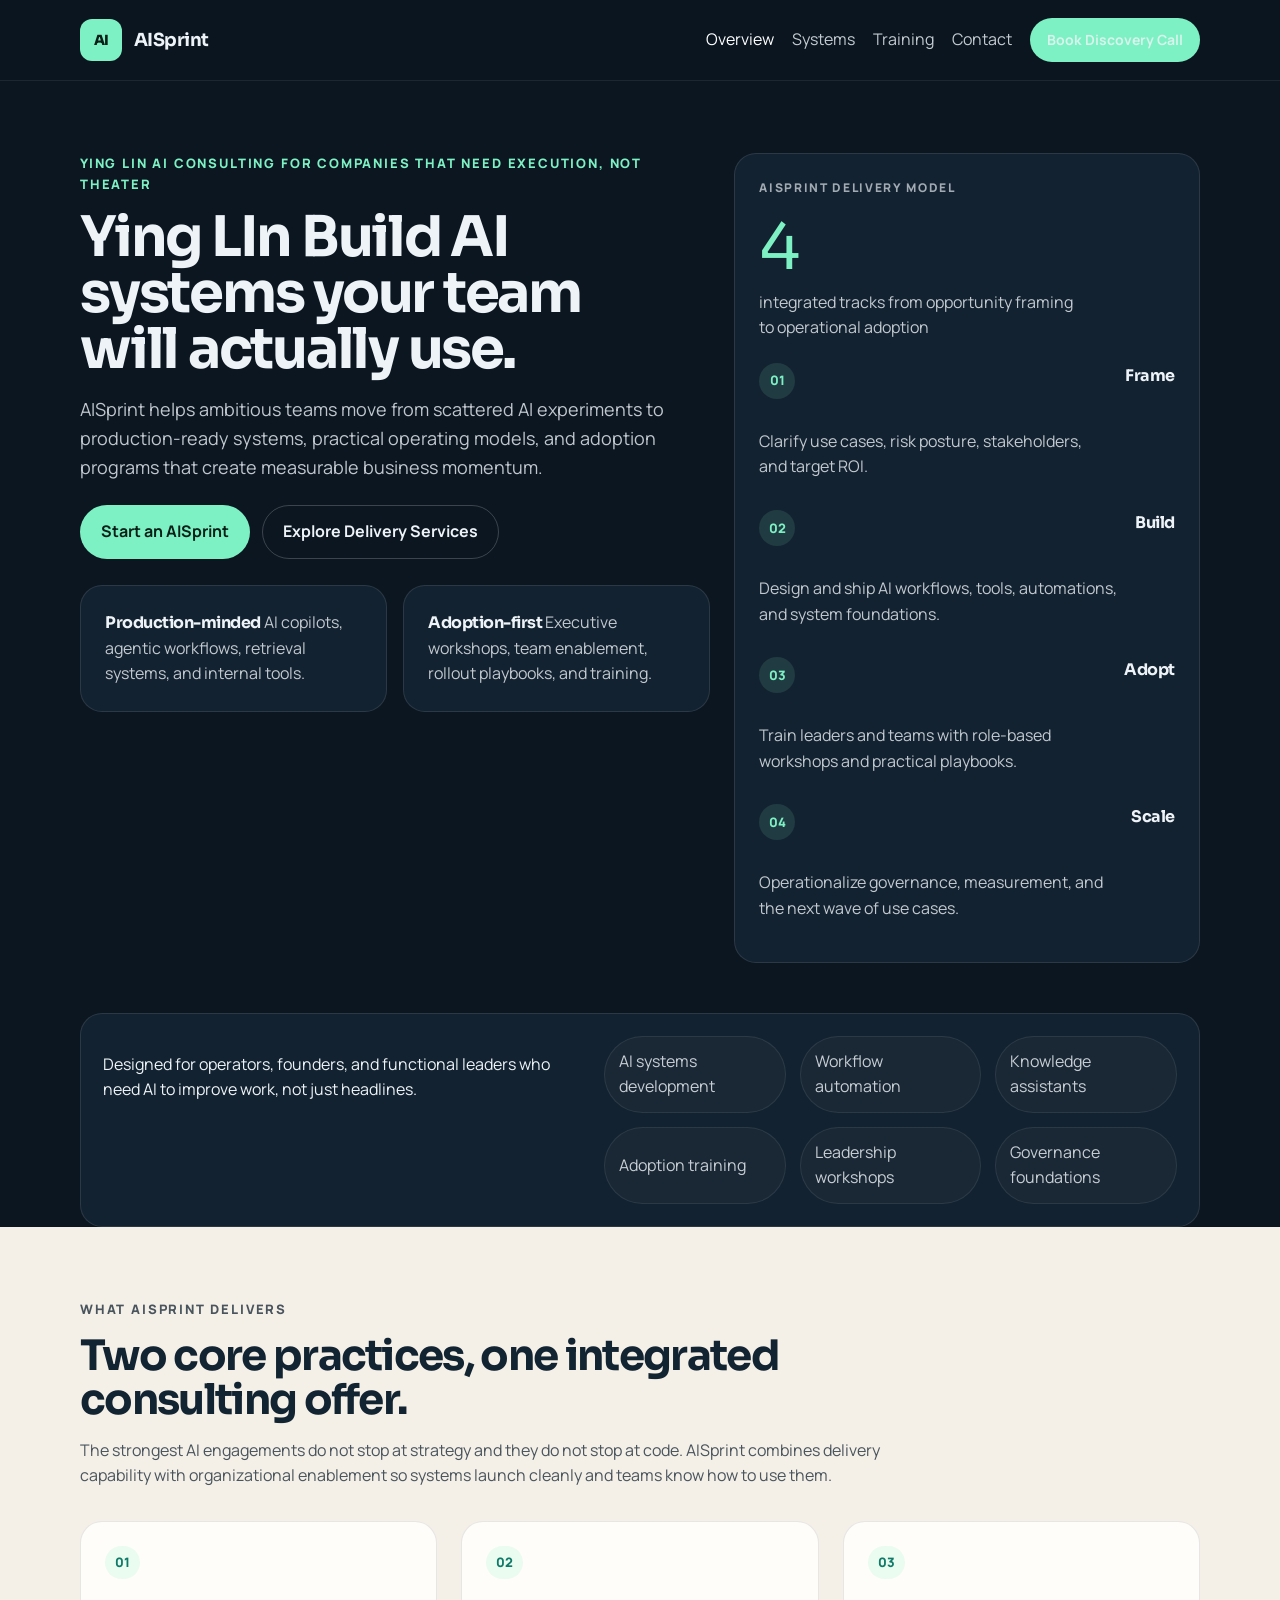
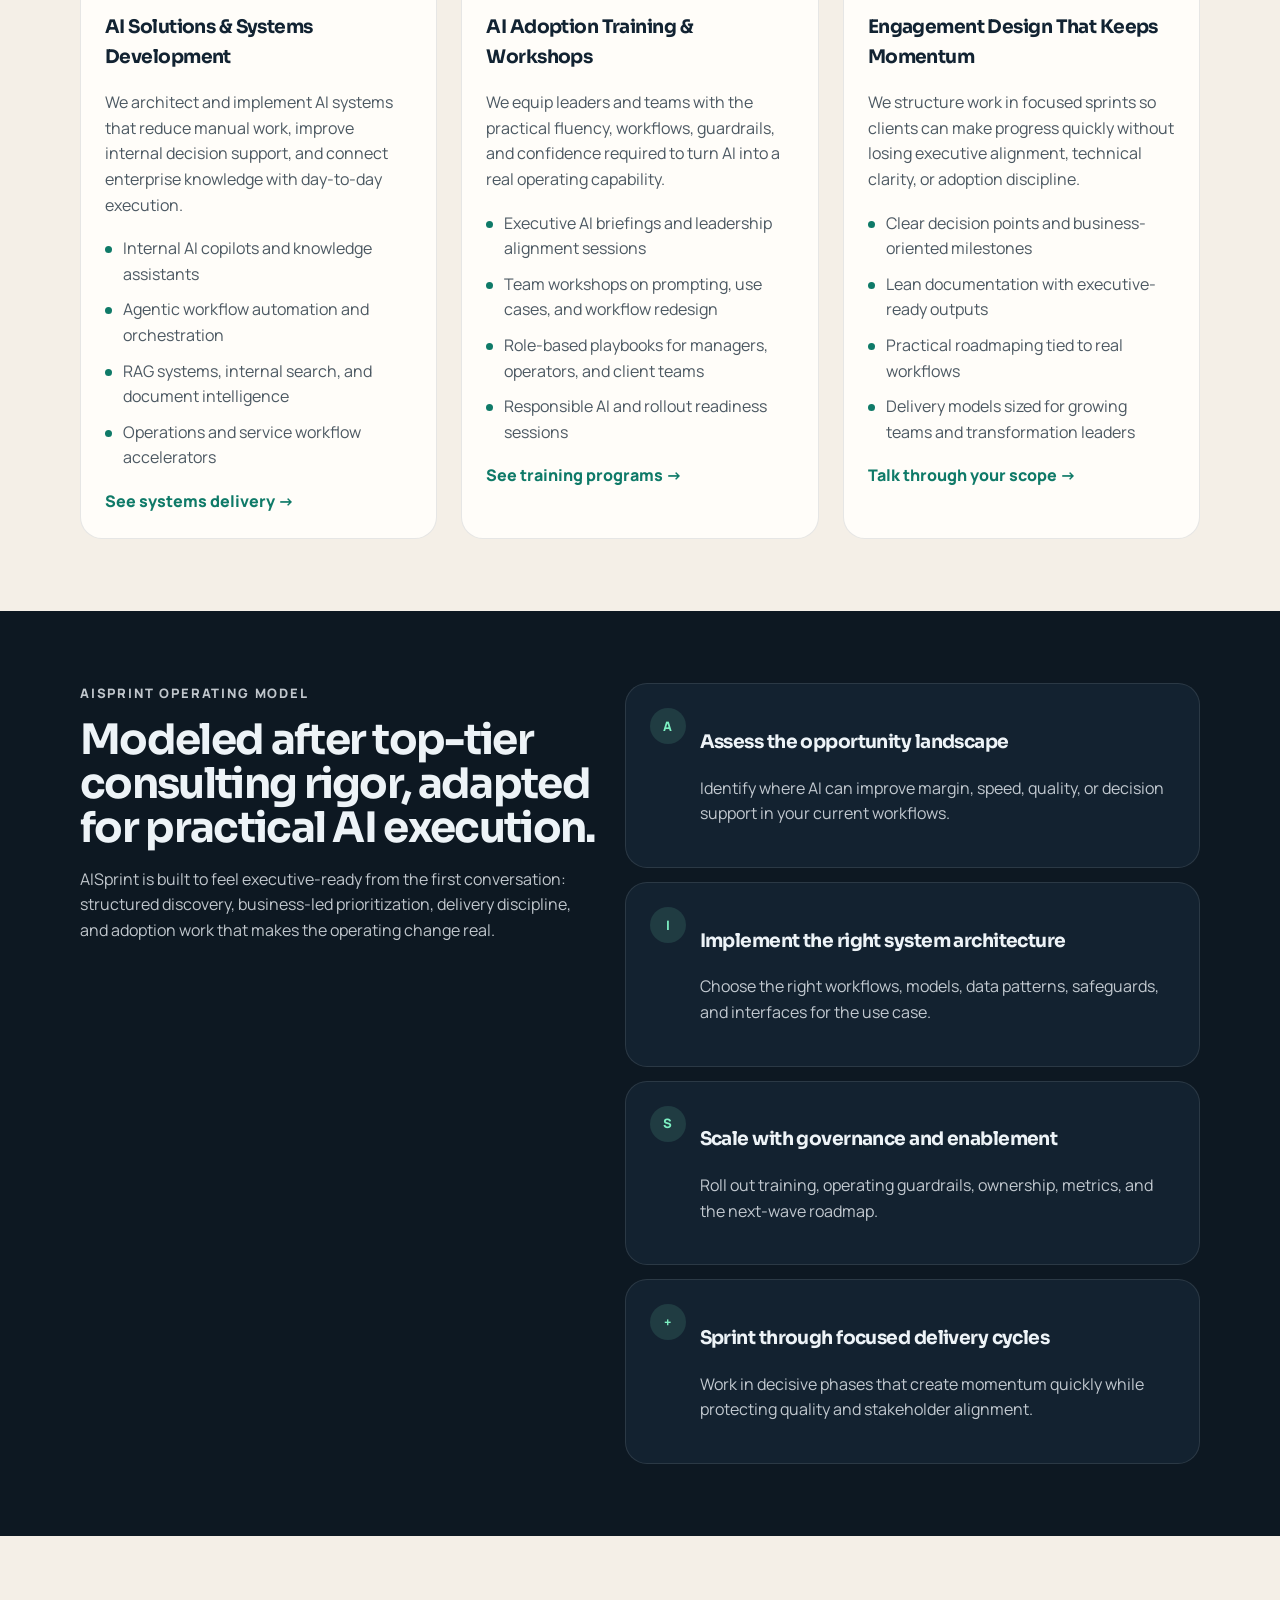
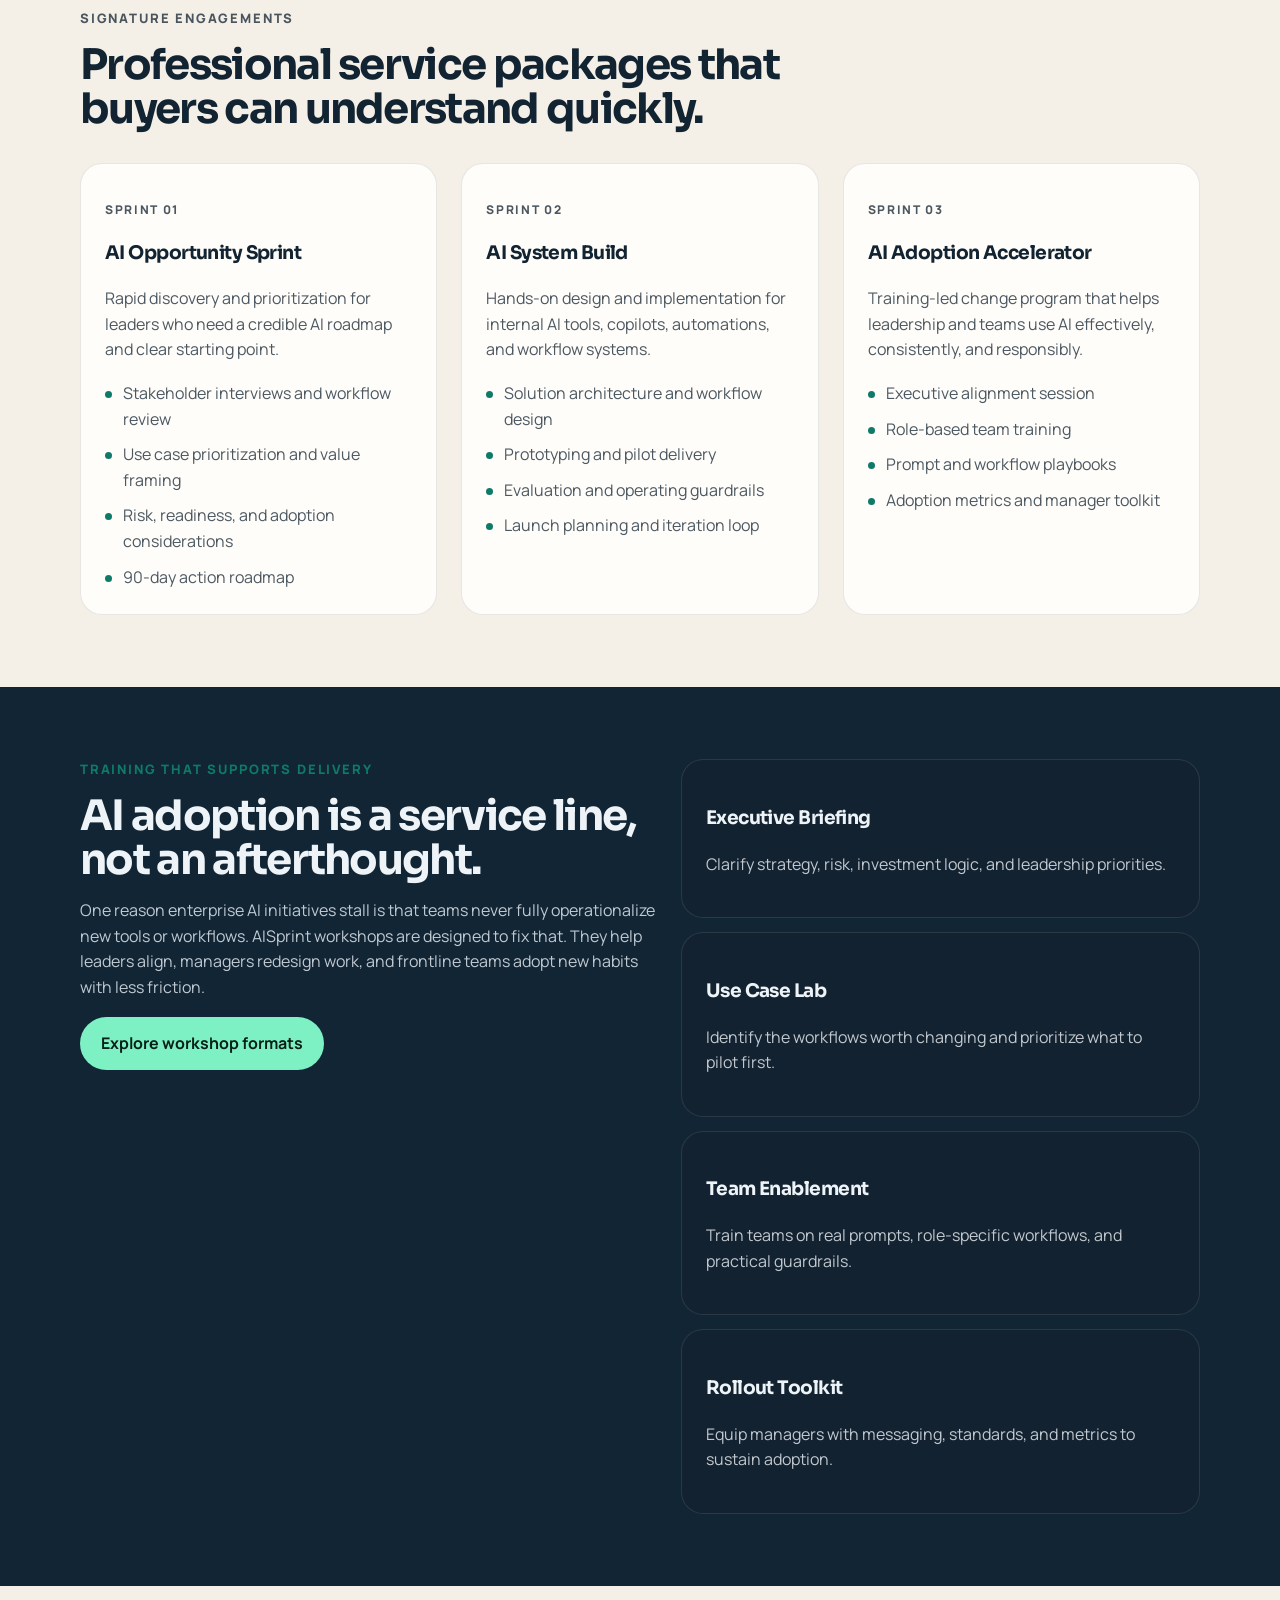
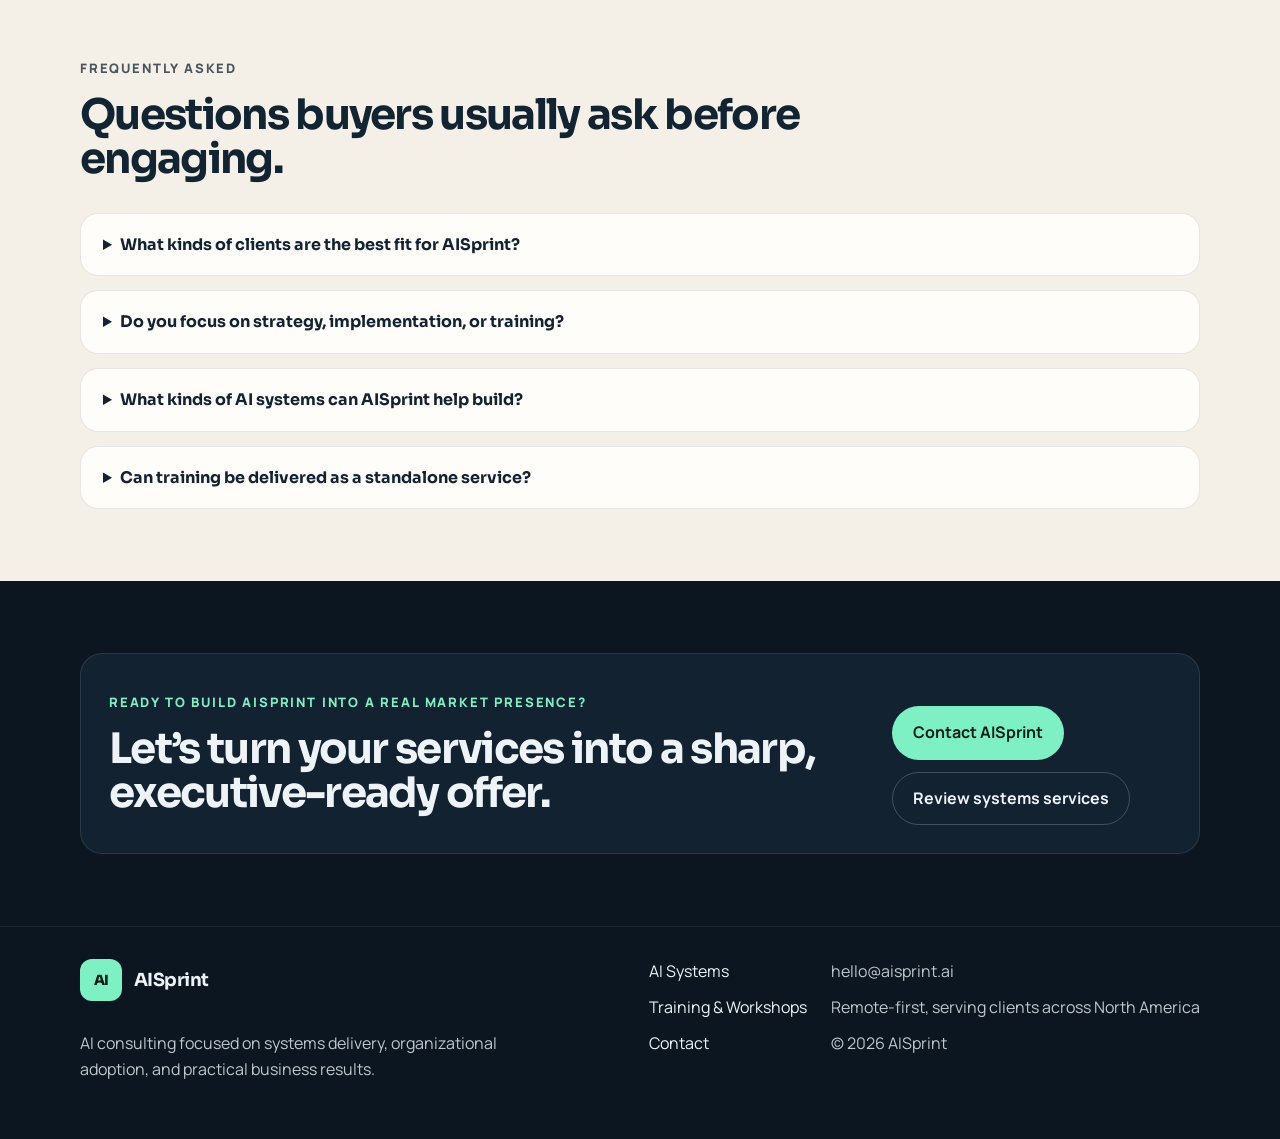
<file: index.html>
<!DOCTYPE html>
<html lang="en">
<head>
  <meta charset="UTF-8">
  <meta name="viewport" content="width=device-width, initial-scale=1.0">
  <title>AISprint | AI Consulting, Systems Development, and Adoption Training</title>
  <meta name="description" content="AISprint helps organizations design, build, and operationalize AI systems while enabling teams through executive workshops, adoption programs, and practical training.">
  <meta name="theme-color" content="#081019">
  <meta property="og:title" content="AISprint | AI Consulting, Systems Development, and Adoption Training">
  <meta property="og:description" content="Enterprise-style AI consulting for companies that need systems delivery, operational rollout, and adoption training that sticks.">
  <meta property="og:type" content="website">
  <meta property="og:url" content="https://www.aisprint.ai/">
  <link rel="icon" href="favicon.svg" type="image/svg+xml">
  <link rel="manifest" href="site.webmanifest">
  <link rel="preconnect" href="https://fonts.googleapis.com">
  <link rel="preconnect" href="https://fonts.gstatic.com" crossorigin>
  <link href="https://fonts.googleapis.com/css2?family=Instrument+Serif:ital@0;1&family=Manrope:wght@400;500;600;700;800&family=Sora:wght@400;500;600;700;800&display=swap" rel="stylesheet">
  <link rel="stylesheet" href="styles.css">
</head>
<body data-page="home">
  <div class="site-shell">
    <header class="site-header">
      <div class="shell">
        <nav class="nav">
          <a class="brand" href="index.html" aria-label="AISprint home">
            <span class="brand-mark">AI</span>
            <span class="brand-text">AISprint</span>
          </a>
          <button class="menu-toggle" type="button" aria-expanded="false" aria-controls="primary-nav">
            <span></span>
            <span></span>
          </button>
          <div class="nav-links" id="primary-nav">
            <a href="index.html">Overview</a>
            <a href="services.html">Systems</a>
            <a href="training.html">Training</a>
            <a href="contact.html">Contact</a>
            <a class="button button-small button-primary" href="contact.html">Book Discovery Call</a>
          </div>
        </nav>
      </div>
    </header>

    <main>
      <section class="hero hero-home">
        <div class="shell hero-grid">
          <div class="hero-copy reveal">
            <p class="eyebrow">Ying LIn AI consulting for companies that need execution, not theater</p>
            <h1>Ying LIn Build AI systems your team will actually use.</h1>
            <p class="hero-text">
              AISprint helps ambitious teams move from scattered AI experiments to
              production-ready systems, practical operating models, and adoption programs
              that create measurable business momentum.
            </p>
            <div class="hero-actions">
              <a class="button button-primary" href="contact.html">Start an AISprint</a>
              <a class="button button-secondary" href="services.html">Explore Delivery Services</a>
            </div>
            <div class="hero-signals">
              <div class="signal-card">
                <strong>Production-minded</strong>
                <span>AI copilots, agentic workflows, retrieval systems, and internal tools.</span>
              </div>
              <div class="signal-card">
                <strong>Adoption-first</strong>
                <span>Executive workshops, team enablement, rollout playbooks, and training.</span>
              </div>
            </div>
          </div>

          <div class="hero-panel reveal reveal-delay-1">
            <div class="panel panel-gradient">
              <div class="panel-topline">AISprint Delivery Model</div>
              <div class="panel-metric">
                <span class="metric-number">4</span>
                <span class="metric-label">integrated tracks from opportunity framing to operational adoption</span>
              </div>
              <div class="panel-steps">
                <div class="panel-step">
                  <span>01</span>
                  <strong>Frame</strong>
                  <p>Clarify use cases, risk posture, stakeholders, and target ROI.</p>
                </div>
                <div class="panel-step">
                  <span>02</span>
                  <strong>Build</strong>
                  <p>Design and ship AI workflows, tools, automations, and system foundations.</p>
                </div>
                <div class="panel-step">
                  <span>03</span>
                  <strong>Adopt</strong>
                  <p>Train leaders and teams with role-based workshops and practical playbooks.</p>
                </div>
                <div class="panel-step">
                  <span>04</span>
                  <strong>Scale</strong>
                  <p>Operationalize governance, measurement, and the next wave of use cases.</p>
                </div>
              </div>
            </div>
          </div>
        </div>
      </section>

      <section class="trust-band">
        <div class="shell">
          <div class="trust-grid reveal">
            <p>Designed for operators, founders, and functional leaders who need AI to improve work, not just headlines.</p>
            <div class="trust-points">
              <span>AI systems development</span>
              <span>Workflow automation</span>
              <span>Knowledge assistants</span>
              <span>Adoption training</span>
              <span>Leadership workshops</span>
              <span>Governance foundations</span>
            </div>
          </div>
        </div>
      </section>

      <section class="section section-light">
        <div class="shell">
          <div class="section-heading reveal">
            <p class="eyebrow">What AISprint delivers</p>
            <h2>Two core practices, one integrated consulting offer.</h2>
            <p>
              The strongest AI engagements do not stop at strategy and they do not stop at code.
              AISprint combines delivery capability with organizational enablement so systems launch
              cleanly and teams know how to use them.
            </p>
          </div>

          <div class="card-grid card-grid-large">
            <article class="card reveal">
              <div class="card-index">01</div>
              <h3>AI Solutions &amp; Systems Development</h3>
              <p>
                We architect and implement AI systems that reduce manual work, improve internal
                decision support, and connect enterprise knowledge with day-to-day execution.
              </p>
              <ul class="feature-list">
                <li>Internal AI copilots and knowledge assistants</li>
                <li>Agentic workflow automation and orchestration</li>
                <li>RAG systems, internal search, and document intelligence</li>
                <li>Operations and service workflow accelerators</li>
              </ul>
              <a class="text-link" href="services.html">See systems delivery</a>
            </article>

            <article class="card reveal reveal-delay-1">
              <div class="card-index">02</div>
              <h3>AI Adoption Training &amp; Workshops</h3>
              <p>
                We equip leaders and teams with the practical fluency, workflows, guardrails,
                and confidence required to turn AI into a real operating capability.
              </p>
              <ul class="feature-list">
                <li>Executive AI briefings and leadership alignment sessions</li>
                <li>Team workshops on prompting, use cases, and workflow redesign</li>
                <li>Role-based playbooks for managers, operators, and client teams</li>
                <li>Responsible AI and rollout readiness sessions</li>
              </ul>
              <a class="text-link" href="training.html">See training programs</a>
            </article>

            <article class="card reveal reveal-delay-2">
              <div class="card-index">03</div>
              <h3>Engagement Design That Keeps Momentum</h3>
              <p>
                We structure work in focused sprints so clients can make progress quickly
                without losing executive alignment, technical clarity, or adoption discipline.
              </p>
              <ul class="feature-list">
                <li>Clear decision points and business-oriented milestones</li>
                <li>Lean documentation with executive-ready outputs</li>
                <li>Practical roadmaping tied to real workflows</li>
                <li>Delivery models sized for growing teams and transformation leaders</li>
              </ul>
              <a class="text-link" href="contact.html">Talk through your scope</a>
            </article>
          </div>
        </div>
      </section>

      <section class="section section-dark">
        <div class="shell split-layout">
          <div class="split-copy reveal">
            <p class="eyebrow">AISprint operating model</p>
            <h2>Modeled after top-tier consulting rigor, adapted for practical AI execution.</h2>
            <p>
              AISprint is built to feel executive-ready from the first conversation:
              structured discovery, business-led prioritization, delivery discipline, and
              adoption work that makes the operating change real.
            </p>
          </div>
          <div class="timeline reveal reveal-delay-1">
            <div class="timeline-item">
              <span class="timeline-index">A</span>
              <div>
                <h3>Assess the opportunity landscape</h3>
                <p>Identify where AI can improve margin, speed, quality, or decision support in your current workflows.</p>
              </div>
            </div>
            <div class="timeline-item">
              <span class="timeline-index">I</span>
              <div>
                <h3>Implement the right system architecture</h3>
                <p>Choose the right workflows, models, data patterns, safeguards, and interfaces for the use case.</p>
              </div>
            </div>
            <div class="timeline-item">
              <span class="timeline-index">S</span>
              <div>
                <h3>Scale with governance and enablement</h3>
                <p>Roll out training, operating guardrails, ownership, metrics, and the next-wave roadmap.</p>
              </div>
            </div>
            <div class="timeline-item">
              <span class="timeline-index">+</span>
              <div>
                <h3>Sprint through focused delivery cycles</h3>
                <p>Work in decisive phases that create momentum quickly while protecting quality and stakeholder alignment.</p>
              </div>
            </div>
          </div>
        </div>
      </section>

      <section class="section section-light">
        <div class="shell">
          <div class="section-heading reveal">
            <p class="eyebrow">Signature engagements</p>
            <h2>Professional service packages that buyers can understand quickly.</h2>
          </div>
          <div class="package-grid">
            <article class="package-card reveal">
              <p class="package-label">Sprint 01</p>
              <h3>AI Opportunity Sprint</h3>
              <p>Rapid discovery and prioritization for leaders who need a credible AI roadmap and clear starting point.</p>
              <ul class="feature-list">
                <li>Stakeholder interviews and workflow review</li>
                <li>Use case prioritization and value framing</li>
                <li>Risk, readiness, and adoption considerations</li>
                <li>90-day action roadmap</li>
              </ul>
            </article>
            <article class="package-card reveal reveal-delay-1">
              <p class="package-label">Sprint 02</p>
              <h3>AI System Build</h3>
              <p>Hands-on design and implementation for internal AI tools, copilots, automations, and workflow systems.</p>
              <ul class="feature-list">
                <li>Solution architecture and workflow design</li>
                <li>Prototyping and pilot delivery</li>
                <li>Evaluation and operating guardrails</li>
                <li>Launch planning and iteration loop</li>
              </ul>
            </article>
            <article class="package-card reveal reveal-delay-2">
              <p class="package-label">Sprint 03</p>
              <h3>AI Adoption Accelerator</h3>
              <p>Training-led change program that helps leadership and teams use AI effectively, consistently, and responsibly.</p>
              <ul class="feature-list">
                <li>Executive alignment session</li>
                <li>Role-based team training</li>
                <li>Prompt and workflow playbooks</li>
                <li>Adoption metrics and manager toolkit</li>
              </ul>
            </article>
          </div>
        </div>
      </section>

      <section class="section section-accent">
        <div class="shell split-layout reverse-layout">
          <div class="split-copy reveal">
            <p class="eyebrow">Training that supports delivery</p>
            <h2>AI adoption is a service line, not an afterthought.</h2>
            <p>
              One reason enterprise AI initiatives stall is that teams never fully operationalize
              new tools or workflows. AISprint workshops are designed to fix that. They help
              leaders align, managers redesign work, and frontline teams adopt new habits with less friction.
            </p>
            <a class="button button-primary" href="training.html">Explore workshop formats</a>
          </div>
          <div class="stacked-panels reveal reveal-delay-1">
            <div class="mini-panel">
              <h3>Executive Briefing</h3>
              <p>Clarify strategy, risk, investment logic, and leadership priorities.</p>
            </div>
            <div class="mini-panel">
              <h3>Use Case Lab</h3>
              <p>Identify the workflows worth changing and prioritize what to pilot first.</p>
            </div>
            <div class="mini-panel">
              <h3>Team Enablement</h3>
              <p>Train teams on real prompts, role-specific workflows, and practical guardrails.</p>
            </div>
            <div class="mini-panel">
              <h3>Rollout Toolkit</h3>
              <p>Equip managers with messaging, standards, and metrics to sustain adoption.</p>
            </div>
          </div>
        </div>
      </section>

      <section class="section section-light">
        <div class="shell">
          <div class="section-heading reveal">
            <p class="eyebrow">Frequently asked</p>
            <h2>Questions buyers usually ask before engaging.</h2>
          </div>
          <div class="faq-list reveal">
            <details>
              <summary>What kinds of clients are the best fit for AISprint?</summary>
              <p>
                AISprint is a strong fit for companies that want to move beyond AI experimentation
                and need help turning ideas into systems, team capabilities, and repeatable ways of working.
              </p>
            </details>
            <details>
              <summary>Do you focus on strategy, implementation, or training?</summary>
              <p>
                All three, but always in service of execution. AISprint can start with a strategy sprint,
                jump directly into system delivery, or run workshops that support adoption across leadership and teams.
              </p>
            </details>
            <details>
              <summary>What kinds of AI systems can AISprint help build?</summary>
              <p>
                Common engagements include knowledge assistants, internal copilots, workflow automation,
                document intelligence, client service accelerators, and team productivity tools.
              </p>
            </details>
            <details>
              <summary>Can training be delivered as a standalone service?</summary>
              <p>
                Yes. Workshops can be purchased on their own, bundled into a broader transformation effort,
                or used to prepare leadership and teams before a build phase begins.
              </p>
            </details>
          </div>
        </div>
      </section>

      <section class="section section-cta">
        <div class="shell cta-shell reveal">
          <div>
            <p class="eyebrow">Ready to build AISprint into a real market presence?</p>
            <h2>Let’s turn your services into a sharp, executive-ready offer.</h2>
          </div>
          <div class="cta-actions">
            <a class="button button-primary" href="contact.html">Contact AISprint</a>
            <a class="button button-secondary" href="services.html">Review systems services</a>
          </div>
        </div>
      </section>
    </main>

    <footer class="site-footer">
      <div class="shell footer-grid">
        <div>
          <a class="brand footer-brand" href="index.html">
            <span class="brand-mark">AI</span>
            <span class="brand-text">AISprint</span>
          </a>
          <p class="footer-copy">
            AI consulting focused on systems delivery, organizational adoption, and practical business results.
          </p>
        </div>
        <div class="footer-links">
          <a href="services.html">AI Systems</a>
          <a href="training.html">Training &amp; Workshops</a>
          <a href="contact.html">Contact</a>
        </div>
        <div class="footer-meta">
          <a href="mailto:hello@aisprint.ai">hello@aisprint.ai</a>
          <span>Remote-first, serving clients across North America</span>
          <span>&copy; <span data-year></span> AISprint</span>
        </div>
      </div>
    </footer>
  </div>

  <script src="script.js"></script>
</body>
</html>
</file>
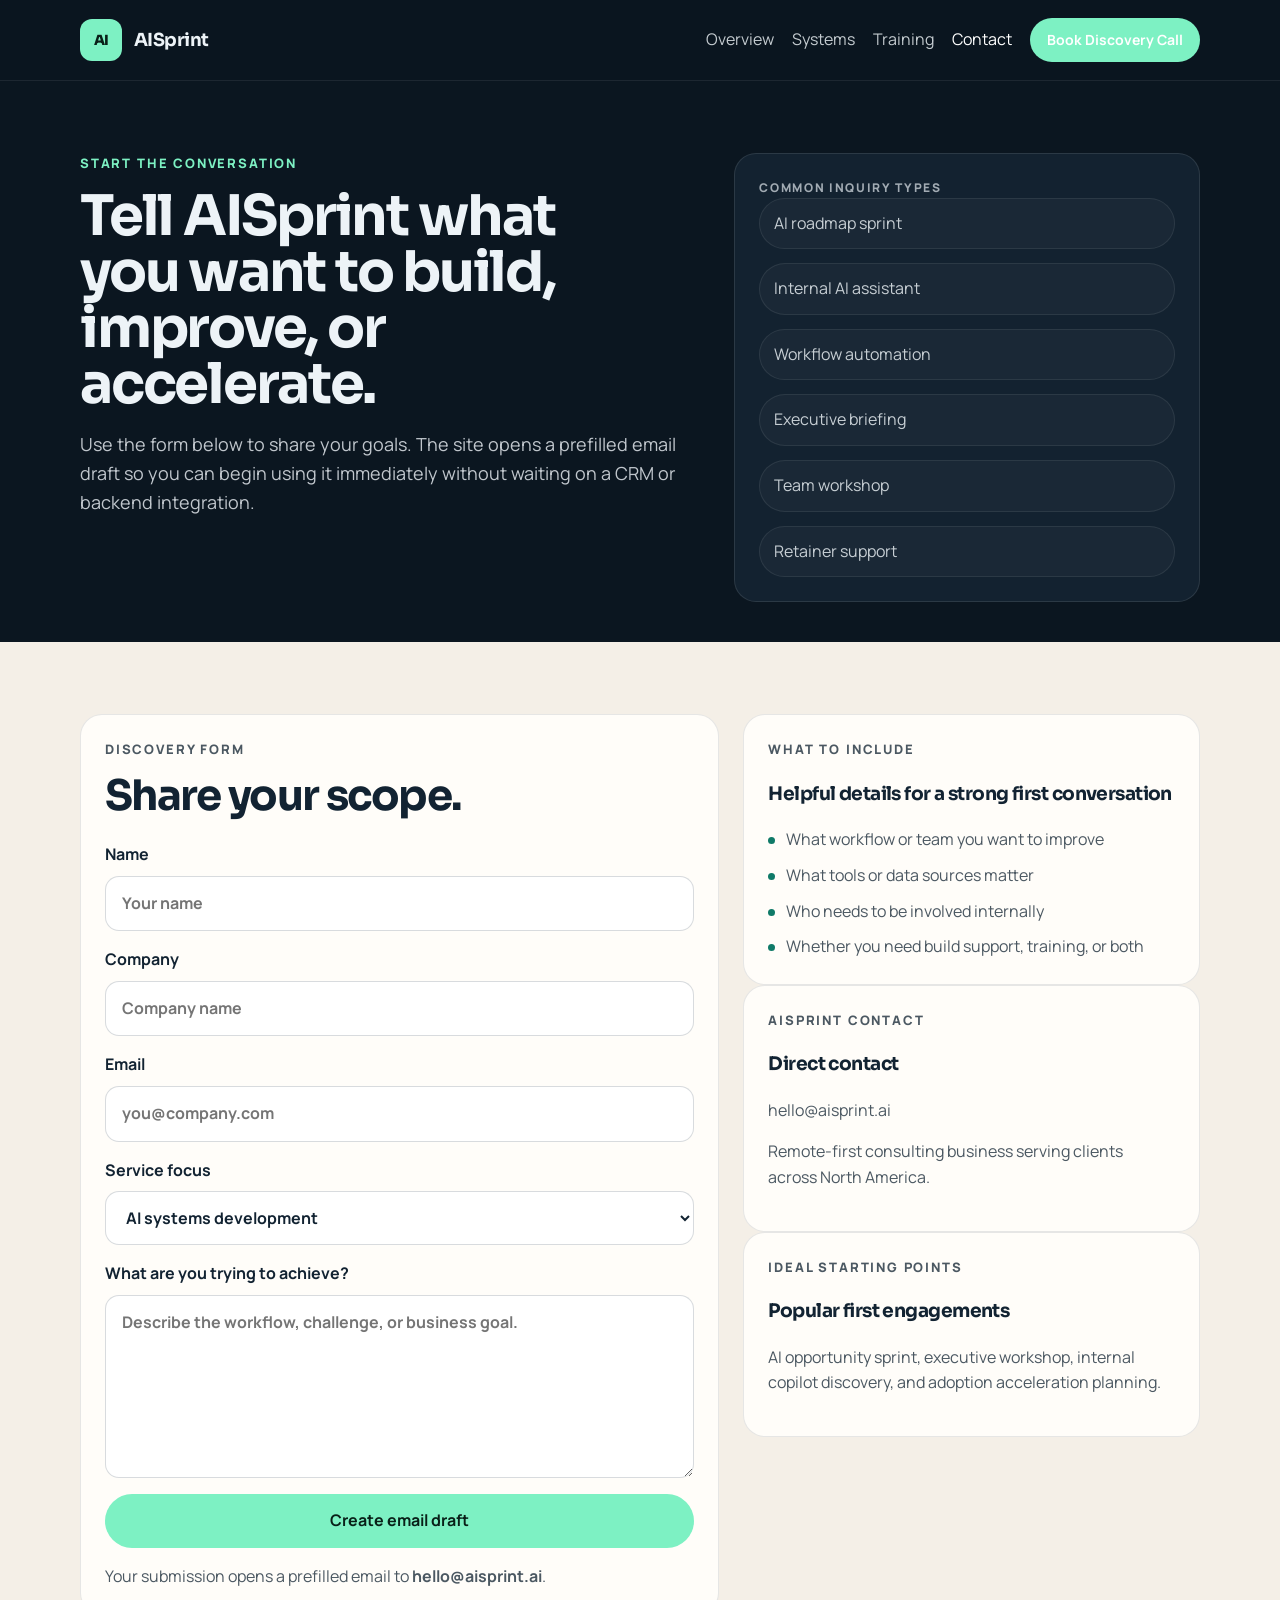
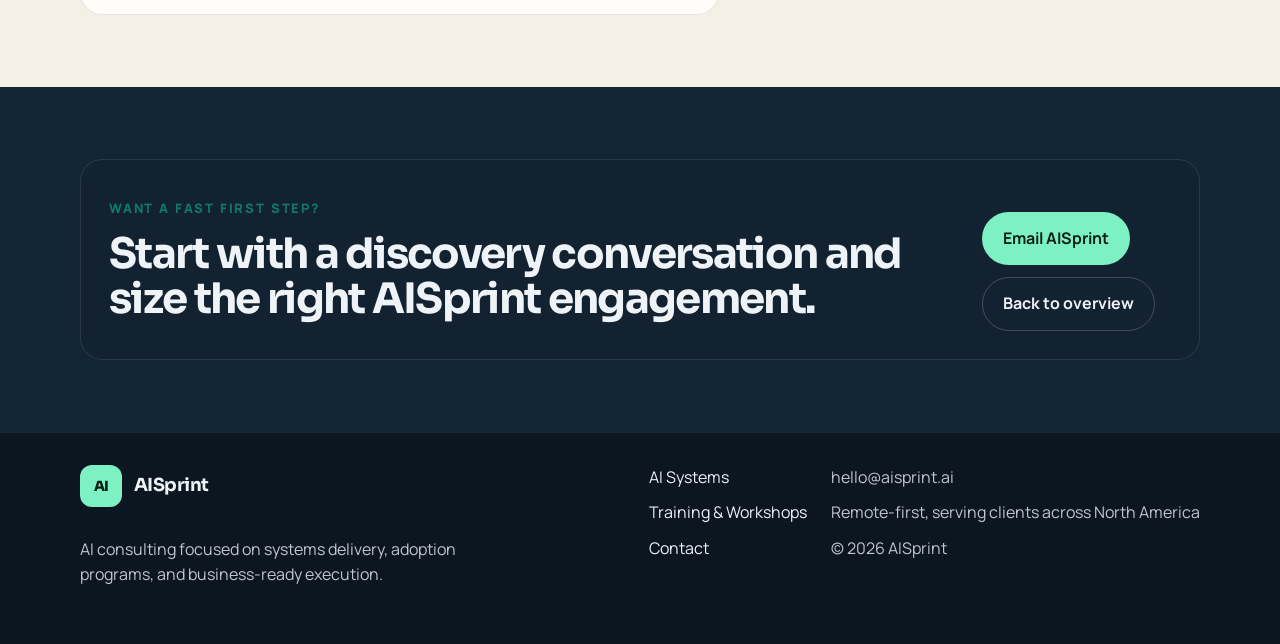
<file: contact.html>
<!DOCTYPE html>
<html lang="en">
<head>
  <meta charset="UTF-8">
  <meta name="viewport" content="width=device-width, initial-scale=1.0">
  <title>AISprint | Contact</title>
  <meta name="description" content="Contact AISprint to discuss AI systems development, executive briefings, adoption training, and consulting engagements.">
  <meta name="theme-color" content="#081019">
  <link rel="icon" href="favicon.svg" type="image/svg+xml">
  <link rel="manifest" href="site.webmanifest">
  <link rel="preconnect" href="https://fonts.googleapis.com">
  <link rel="preconnect" href="https://fonts.gstatic.com" crossorigin>
  <link href="https://fonts.googleapis.com/css2?family=Instrument+Serif:ital@0;1&family=Manrope:wght@400;500;600;700;800&family=Sora:wght@400;500;600;700;800&display=swap" rel="stylesheet">
  <link rel="stylesheet" href="styles.css">
</head>
<body data-page="contact">
  <div class="site-shell">
    <header class="site-header">
      <div class="shell">
        <nav class="nav">
          <a class="brand" href="index.html" aria-label="AISprint home">
            <span class="brand-mark">AI</span>
            <span class="brand-text">AISprint</span>
          </a>
          <button class="menu-toggle" type="button" aria-expanded="false" aria-controls="primary-nav">
            <span></span>
            <span></span>
          </button>
          <div class="nav-links" id="primary-nav">
            <a href="index.html">Overview</a>
            <a href="services.html">Systems</a>
            <a href="training.html">Training</a>
            <a href="contact.html">Contact</a>
            <a class="button button-small button-primary" href="contact.html">Book Discovery Call</a>
          </div>
        </nav>
      </div>
    </header>

    <main>
      <section class="hero hero-subpage">
        <div class="shell hero-grid hero-grid-tight">
          <div class="hero-copy reveal">
            <p class="eyebrow">Start the conversation</p>
            <h1>Tell AISprint what you want to build, improve, or accelerate.</h1>
            <p class="hero-text">
              Use the form below to share your goals. The site opens a prefilled email draft
              so you can begin using it immediately without waiting on a CRM or backend integration.
            </p>
          </div>
          <div class="hero-panel reveal reveal-delay-1">
            <div class="panel">
              <div class="panel-topline">Common inquiry types</div>
              <div class="badge-grid">
                <span>AI roadmap sprint</span>
                <span>Internal AI assistant</span>
                <span>Workflow automation</span>
                <span>Executive briefing</span>
                <span>Team workshop</span>
                <span>Retainer support</span>
              </div>
            </div>
          </div>
        </div>
      </section>

      <section class="section section-light">
        <div class="shell contact-grid">
          <div class="contact-card reveal">
            <p class="eyebrow">Discovery form</p>
            <h2>Share your scope.</h2>
            <form class="contact-form" data-contact-form>
              <label>
                Name
                <input type="text" name="name" placeholder="Your name" required>
              </label>
              <label>
                Company
                <input type="text" name="company" placeholder="Company name" required>
              </label>
              <label>
                Email
                <input type="email" name="email" placeholder="you@company.com" required>
              </label>
              <label>
                Service focus
                <select name="service">
                  <option>AI systems development</option>
                  <option>AI adoption training / workshops</option>
                  <option>Both systems and training</option>
                  <option>Not sure yet</option>
                </select>
              </label>
              <label>
                What are you trying to achieve?
                <textarea name="message" rows="6" placeholder="Describe the workflow, challenge, or business goal." required></textarea>
              </label>
              <button class="button button-primary" type="submit">Create email draft</button>
              <p class="form-note" data-form-note>
                Your submission opens a prefilled email to <strong>hello@aisprint.ai</strong>.
              </p>
            </form>
          </div>

          <aside class="contact-sidebar reveal reveal-delay-1">
            <div class="mini-panel">
              <p class="eyebrow">What to include</p>
              <h3>Helpful details for a strong first conversation</h3>
              <ul class="feature-list">
                <li>What workflow or team you want to improve</li>
                <li>What tools or data sources matter</li>
                <li>Who needs to be involved internally</li>
                <li>Whether you need build support, training, or both</li>
              </ul>
            </div>
            <div class="mini-panel">
              <p class="eyebrow">AISprint contact</p>
              <h3>Direct contact</h3>
              <p><a href="mailto:hello@aisprint.ai">hello@aisprint.ai</a></p>
              <p>Remote-first consulting business serving clients across North America.</p>
            </div>
            <div class="mini-panel">
              <p class="eyebrow">Ideal starting points</p>
              <h3>Popular first engagements</h3>
              <p>AI opportunity sprint, executive workshop, internal copilot discovery, and adoption acceleration planning.</p>
            </div>
          </aside>
        </div>
      </section>

      <section class="section section-accent">
        <div class="shell cta-shell reveal">
          <div>
            <p class="eyebrow">Want a fast first step?</p>
            <h2>Start with a discovery conversation and size the right AISprint engagement.</h2>
          </div>
          <div class="cta-actions">
            <a class="button button-primary" href="mailto:hello@aisprint.ai">Email AISprint</a>
            <a class="button button-secondary" href="index.html">Back to overview</a>
          </div>
        </div>
      </section>
    </main>

    <footer class="site-footer">
      <div class="shell footer-grid">
        <div>
          <a class="brand footer-brand" href="index.html">
            <span class="brand-mark">AI</span>
            <span class="brand-text">AISprint</span>
          </a>
          <p class="footer-copy">AI consulting focused on systems delivery, adoption programs, and business-ready execution.</p>
        </div>
        <div class="footer-links">
          <a href="services.html">AI Systems</a>
          <a href="training.html">Training &amp; Workshops</a>
          <a href="contact.html">Contact</a>
        </div>
        <div class="footer-meta">
          <a href="mailto:hello@aisprint.ai">hello@aisprint.ai</a>
          <span>Remote-first, serving clients across North America</span>
          <span>&copy; <span data-year></span> AISprint</span>
        </div>
      </div>
    </footer>
  </div>

  <script src="script.js"></script>
</body>
</html>
</file>
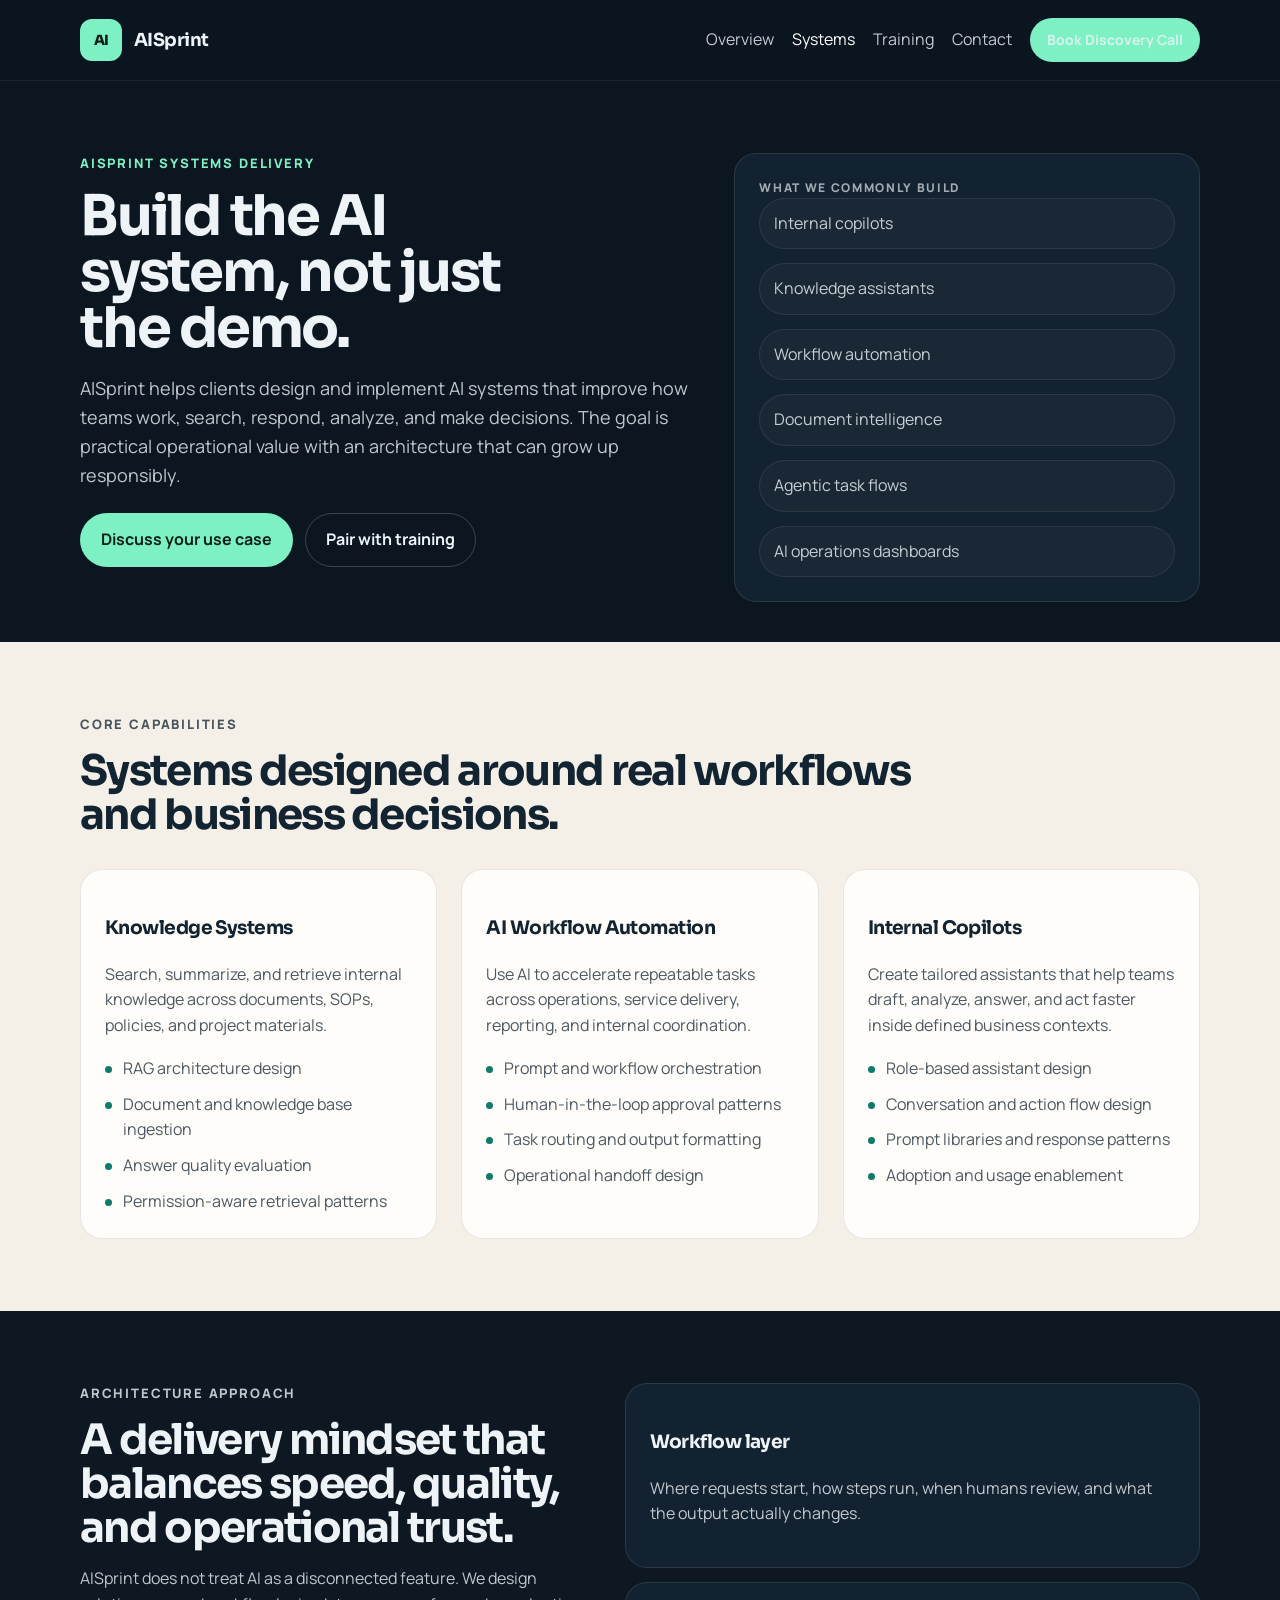
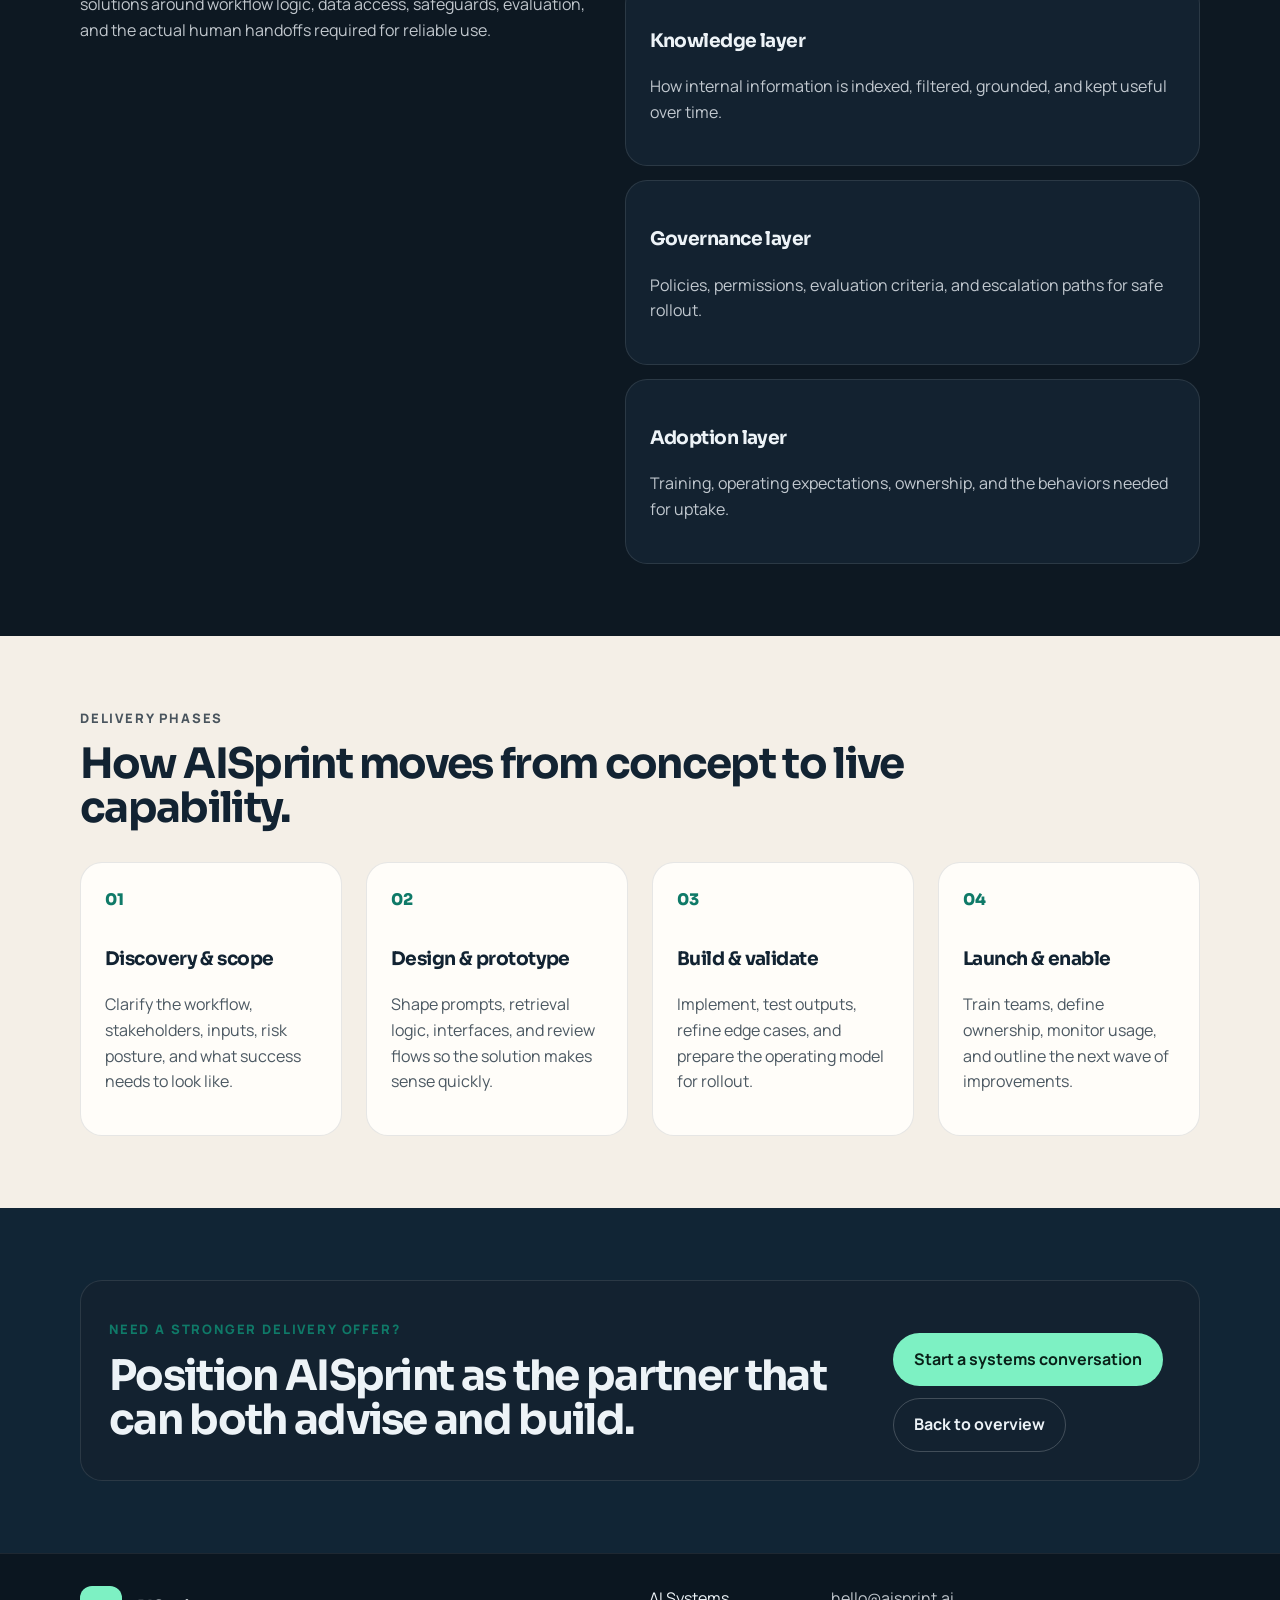
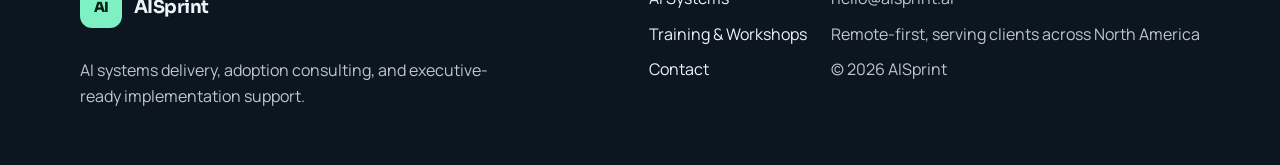
<file: services.html>
<!DOCTYPE html>
<html lang="en">
<head>
  <meta charset="UTF-8">
  <meta name="viewport" content="width=device-width, initial-scale=1.0">
  <title>AISprint | AI Systems Development</title>
  <meta name="description" content="AISprint designs and delivers internal AI systems, workflow automations, knowledge assistants, and adoption-ready implementation programs.">
  <meta name="theme-color" content="#081019">
  <link rel="icon" href="favicon.svg" type="image/svg+xml">
  <link rel="manifest" href="site.webmanifest">
  <link rel="preconnect" href="https://fonts.googleapis.com">
  <link rel="preconnect" href="https://fonts.gstatic.com" crossorigin>
  <link href="https://fonts.googleapis.com/css2?family=Instrument+Serif:ital@0;1&family=Manrope:wght@400;500;600;700;800&family=Sora:wght@400;500;600;700;800&display=swap" rel="stylesheet">
  <link rel="stylesheet" href="styles.css">
</head>
<body data-page="services">
  <div class="site-shell">
    <header class="site-header">
      <div class="shell">
        <nav class="nav">
          <a class="brand" href="index.html" aria-label="AISprint home">
            <span class="brand-mark">AI</span>
            <span class="brand-text">AISprint</span>
          </a>
          <button class="menu-toggle" type="button" aria-expanded="false" aria-controls="primary-nav">
            <span></span>
            <span></span>
          </button>
          <div class="nav-links" id="primary-nav">
            <a href="index.html">Overview</a>
            <a href="services.html">Systems</a>
            <a href="training.html">Training</a>
            <a href="contact.html">Contact</a>
            <a class="button button-small button-primary" href="contact.html">Book Discovery Call</a>
          </div>
        </nav>
      </div>
    </header>

    <main>
      <section class="hero hero-subpage">
        <div class="shell hero-grid hero-grid-tight">
          <div class="hero-copy reveal">
            <p class="eyebrow">AISprint systems delivery</p>
            <h1>Build the AI system, not just the demo.</h1>
            <p class="hero-text">
              AISprint helps clients design and implement AI systems that improve how teams
              work, search, respond, analyze, and make decisions. The goal is practical
              operational value with an architecture that can grow up responsibly.
            </p>
            <div class="hero-actions">
              <a class="button button-primary" href="contact.html">Discuss your use case</a>
              <a class="button button-secondary" href="training.html">Pair with training</a>
            </div>
          </div>
          <div class="hero-panel reveal reveal-delay-1">
            <div class="panel">
              <div class="panel-topline">What we commonly build</div>
              <div class="badge-grid">
                <span>Internal copilots</span>
                <span>Knowledge assistants</span>
                <span>Workflow automation</span>
                <span>Document intelligence</span>
                <span>Agentic task flows</span>
                <span>AI operations dashboards</span>
              </div>
            </div>
          </div>
        </div>
      </section>

      <section class="section section-light">
        <div class="shell">
          <div class="section-heading reveal">
            <p class="eyebrow">Core capabilities</p>
            <h2>Systems designed around real workflows and business decisions.</h2>
          </div>
          <div class="card-grid">
            <article class="card reveal">
              <h3>Knowledge Systems</h3>
              <p>Search, summarize, and retrieve internal knowledge across documents, SOPs, policies, and project materials.</p>
              <ul class="feature-list">
                <li>RAG architecture design</li>
                <li>Document and knowledge base ingestion</li>
                <li>Answer quality evaluation</li>
                <li>Permission-aware retrieval patterns</li>
              </ul>
            </article>
            <article class="card reveal reveal-delay-1">
              <h3>AI Workflow Automation</h3>
              <p>Use AI to accelerate repeatable tasks across operations, service delivery, reporting, and internal coordination.</p>
              <ul class="feature-list">
                <li>Prompt and workflow orchestration</li>
                <li>Human-in-the-loop approval patterns</li>
                <li>Task routing and output formatting</li>
                <li>Operational handoff design</li>
              </ul>
            </article>
            <article class="card reveal reveal-delay-2">
              <h3>Internal Copilots</h3>
              <p>Create tailored assistants that help teams draft, analyze, answer, and act faster inside defined business contexts.</p>
              <ul class="feature-list">
                <li>Role-based assistant design</li>
                <li>Conversation and action flow design</li>
                <li>Prompt libraries and response patterns</li>
                <li>Adoption and usage enablement</li>
              </ul>
            </article>
          </div>
        </div>
      </section>

      <section class="section section-dark">
        <div class="shell split-layout">
          <div class="split-copy reveal">
            <p class="eyebrow">Architecture approach</p>
            <h2>A delivery mindset that balances speed, quality, and operational trust.</h2>
            <p>
              AISprint does not treat AI as a disconnected feature. We design solutions around
              workflow logic, data access, safeguards, evaluation, and the actual human handoffs required for reliable use.
            </p>
          </div>
          <div class="architecture-grid reveal reveal-delay-1">
            <div class="mini-panel">
              <h3>Workflow layer</h3>
              <p>Where requests start, how steps run, when humans review, and what the output actually changes.</p>
            </div>
            <div class="mini-panel">
              <h3>Knowledge layer</h3>
              <p>How internal information is indexed, filtered, grounded, and kept useful over time.</p>
            </div>
            <div class="mini-panel">
              <h3>Governance layer</h3>
              <p>Policies, permissions, evaluation criteria, and escalation paths for safe rollout.</p>
            </div>
            <div class="mini-panel">
              <h3>Adoption layer</h3>
              <p>Training, operating expectations, ownership, and the behaviors needed for uptake.</p>
            </div>
          </div>
        </div>
      </section>

      <section class="section section-light">
        <div class="shell">
          <div class="section-heading reveal">
            <p class="eyebrow">Delivery phases</p>
            <h2>How AISprint moves from concept to live capability.</h2>
          </div>
          <div class="phase-grid">
            <article class="phase-card reveal">
              <span>01</span>
              <h3>Discovery &amp; scope</h3>
              <p>Clarify the workflow, stakeholders, inputs, risk posture, and what success needs to look like.</p>
            </article>
            <article class="phase-card reveal reveal-delay-1">
              <span>02</span>
              <h3>Design &amp; prototype</h3>
              <p>Shape prompts, retrieval logic, interfaces, and review flows so the solution makes sense quickly.</p>
            </article>
            <article class="phase-card reveal reveal-delay-2">
              <span>03</span>
              <h3>Build &amp; validate</h3>
              <p>Implement, test outputs, refine edge cases, and prepare the operating model for rollout.</p>
            </article>
            <article class="phase-card reveal reveal-delay-3">
              <span>04</span>
              <h3>Launch &amp; enable</h3>
              <p>Train teams, define ownership, monitor usage, and outline the next wave of improvements.</p>
            </article>
          </div>
        </div>
      </section>

      <section class="section section-accent">
        <div class="shell cta-shell reveal">
          <div>
            <p class="eyebrow">Need a stronger delivery offer?</p>
            <h2>Position AISprint as the partner that can both advise and build.</h2>
          </div>
          <div class="cta-actions">
            <a class="button button-primary" href="contact.html">Start a systems conversation</a>
            <a class="button button-secondary" href="index.html">Back to overview</a>
          </div>
        </div>
      </section>
    </main>

    <footer class="site-footer">
      <div class="shell footer-grid">
        <div>
          <a class="brand footer-brand" href="index.html">
            <span class="brand-mark">AI</span>
            <span class="brand-text">AISprint</span>
          </a>
          <p class="footer-copy">AI systems delivery, adoption consulting, and executive-ready implementation support.</p>
        </div>
        <div class="footer-links">
          <a href="services.html">AI Systems</a>
          <a href="training.html">Training &amp; Workshops</a>
          <a href="contact.html">Contact</a>
        </div>
        <div class="footer-meta">
          <a href="mailto:hello@aisprint.ai">hello@aisprint.ai</a>
          <span>Remote-first, serving clients across North America</span>
          <span>&copy; <span data-year></span> AISprint</span>
        </div>
      </div>
    </footer>
  </div>

  <script src="script.js"></script>
</body>
</html>
</file>
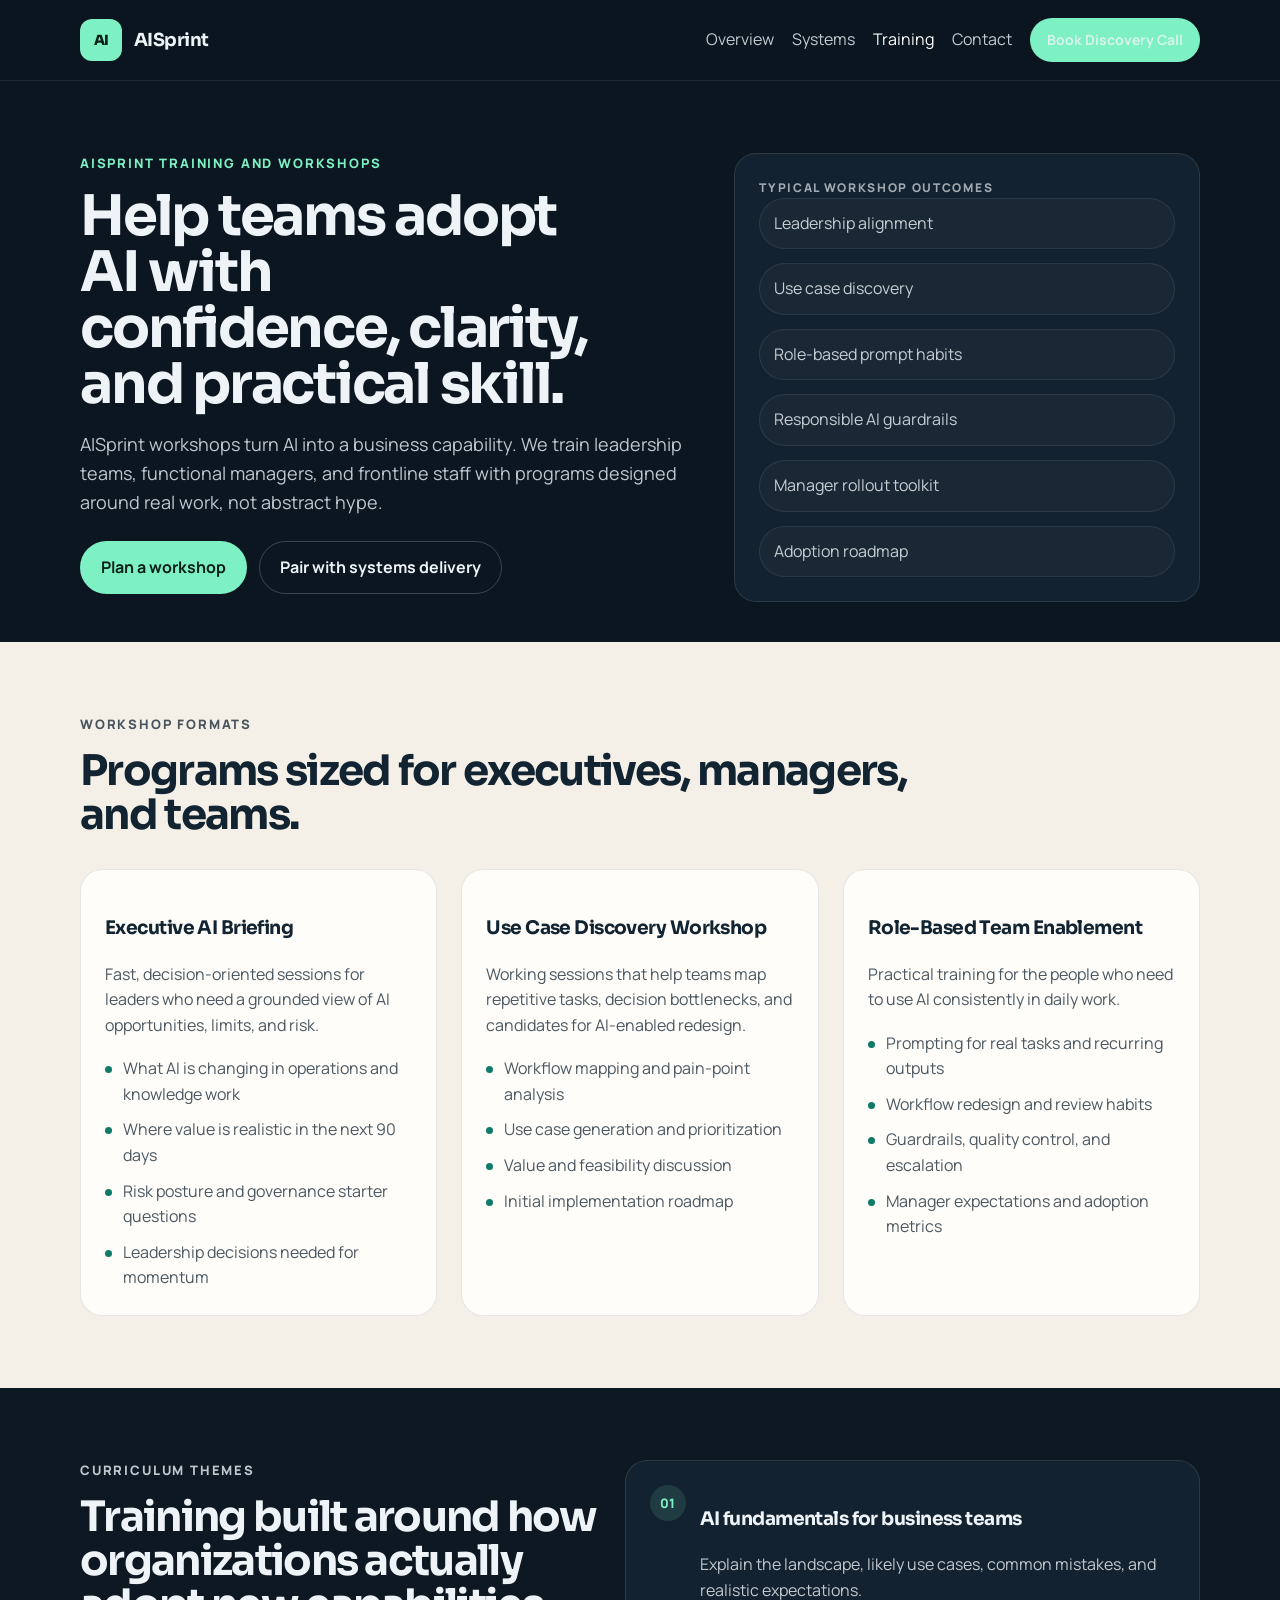
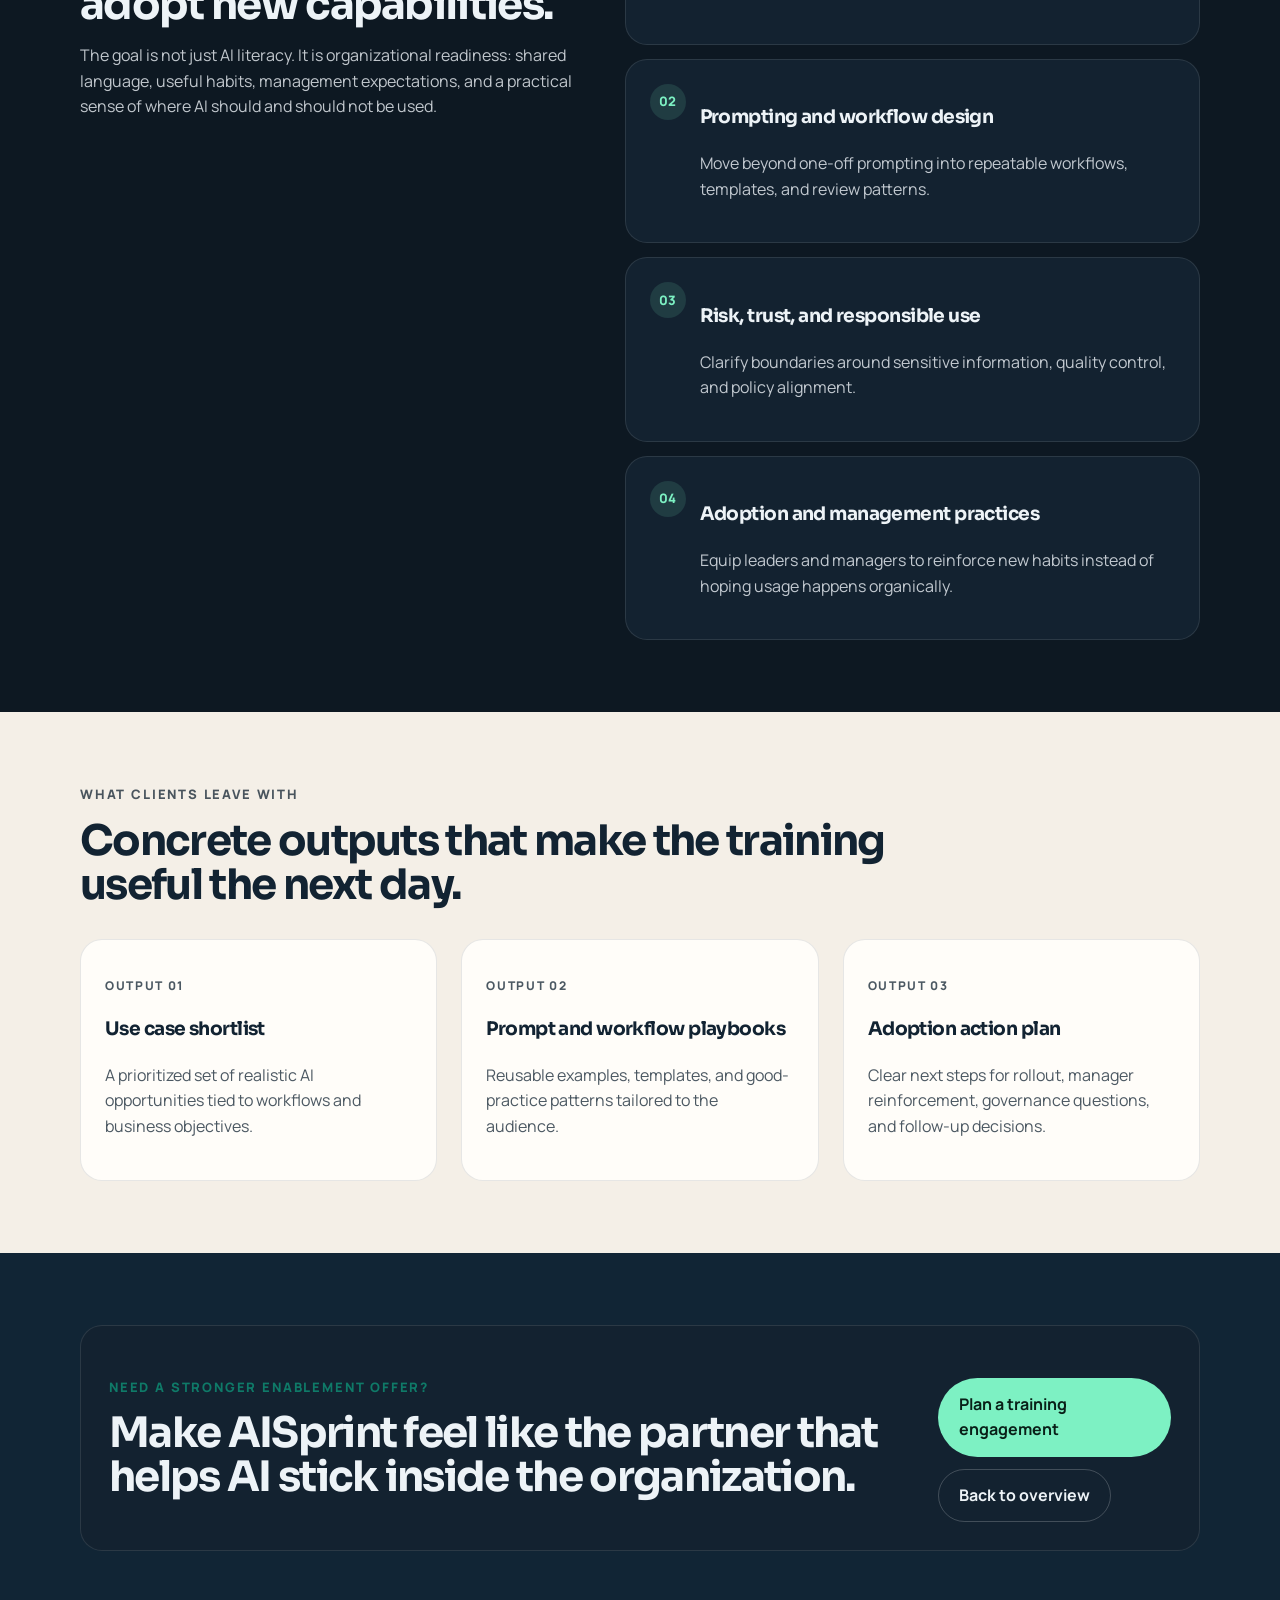
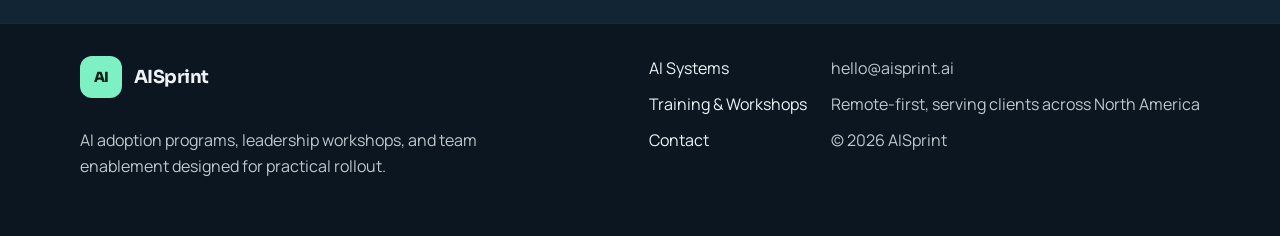
<file: training.html>
<!DOCTYPE html>
<html lang="en">
<head>
  <meta charset="UTF-8">
  <meta name="viewport" content="width=device-width, initial-scale=1.0">
  <title>AISprint | AI Adoption Training and Workshops</title>
  <meta name="description" content="AISprint delivers executive briefings, AI adoption workshops, role-based training, and rollout programs that help organizations use AI confidently and consistently.">
  <meta name="theme-color" content="#081019">
  <link rel="icon" href="favicon.svg" type="image/svg+xml">
  <link rel="manifest" href="site.webmanifest">
  <link rel="preconnect" href="https://fonts.googleapis.com">
  <link rel="preconnect" href="https://fonts.gstatic.com" crossorigin>
  <link href="https://fonts.googleapis.com/css2?family=Instrument+Serif:ital@0;1&family=Manrope:wght@400;500;600;700;800&family=Sora:wght@400;500;600;700;800&display=swap" rel="stylesheet">
  <link rel="stylesheet" href="styles.css">
</head>
<body data-page="training">
  <div class="site-shell">
    <header class="site-header">
      <div class="shell">
        <nav class="nav">
          <a class="brand" href="index.html" aria-label="AISprint home">
            <span class="brand-mark">AI</span>
            <span class="brand-text">AISprint</span>
          </a>
          <button class="menu-toggle" type="button" aria-expanded="false" aria-controls="primary-nav">
            <span></span>
            <span></span>
          </button>
          <div class="nav-links" id="primary-nav">
            <a href="index.html">Overview</a>
            <a href="services.html">Systems</a>
            <a href="training.html">Training</a>
            <a href="contact.html">Contact</a>
            <a class="button button-small button-primary" href="contact.html">Book Discovery Call</a>
          </div>
        </nav>
      </div>
    </header>

    <main>
      <section class="hero hero-subpage">
        <div class="shell hero-grid hero-grid-tight">
          <div class="hero-copy reveal">
            <p class="eyebrow">AISprint training and workshops</p>
            <h1>Help teams adopt AI with confidence, clarity, and practical skill.</h1>
            <p class="hero-text">
              AISprint workshops turn AI into a business capability. We train leadership teams,
              functional managers, and frontline staff with programs designed around real work,
              not abstract hype.
            </p>
            <div class="hero-actions">
              <a class="button button-primary" href="contact.html">Plan a workshop</a>
              <a class="button button-secondary" href="services.html">Pair with systems delivery</a>
            </div>
          </div>
          <div class="hero-panel reveal reveal-delay-1">
            <div class="panel">
              <div class="panel-topline">Typical workshop outcomes</div>
              <div class="badge-grid">
                <span>Leadership alignment</span>
                <span>Use case discovery</span>
                <span>Role-based prompt habits</span>
                <span>Responsible AI guardrails</span>
                <span>Manager rollout toolkit</span>
                <span>Adoption roadmap</span>
              </div>
            </div>
          </div>
        </div>
      </section>

      <section class="section section-light">
        <div class="shell">
          <div class="section-heading reveal">
            <p class="eyebrow">Workshop formats</p>
            <h2>Programs sized for executives, managers, and teams.</h2>
          </div>
          <div class="card-grid">
            <article class="card reveal">
              <h3>Executive AI Briefing</h3>
              <p>Fast, decision-oriented sessions for leaders who need a grounded view of AI opportunities, limits, and risk.</p>
              <ul class="feature-list">
                <li>What AI is changing in operations and knowledge work</li>
                <li>Where value is realistic in the next 90 days</li>
                <li>Risk posture and governance starter questions</li>
                <li>Leadership decisions needed for momentum</li>
              </ul>
            </article>
            <article class="card reveal reveal-delay-1">
              <h3>Use Case Discovery Workshop</h3>
              <p>Working sessions that help teams map repetitive tasks, decision bottlenecks, and candidates for AI-enabled redesign.</p>
              <ul class="feature-list">
                <li>Workflow mapping and pain-point analysis</li>
                <li>Use case generation and prioritization</li>
                <li>Value and feasibility discussion</li>
                <li>Initial implementation roadmap</li>
              </ul>
            </article>
            <article class="card reveal reveal-delay-2">
              <h3>Role-Based Team Enablement</h3>
              <p>Practical training for the people who need to use AI consistently in daily work.</p>
              <ul class="feature-list">
                <li>Prompting for real tasks and recurring outputs</li>
                <li>Workflow redesign and review habits</li>
                <li>Guardrails, quality control, and escalation</li>
                <li>Manager expectations and adoption metrics</li>
              </ul>
            </article>
          </div>
        </div>
      </section>

      <section class="section section-dark">
        <div class="shell split-layout">
          <div class="split-copy reveal">
            <p class="eyebrow">Curriculum themes</p>
            <h2>Training built around how organizations actually adopt new capabilities.</h2>
            <p>
              The goal is not just AI literacy. It is organizational readiness:
              shared language, useful habits, management expectations, and a practical sense of where AI should and should not be used.
            </p>
          </div>
          <div class="timeline reveal reveal-delay-1">
            <div class="timeline-item">
              <span class="timeline-index">01</span>
              <div>
                <h3>AI fundamentals for business teams</h3>
                <p>Explain the landscape, likely use cases, common mistakes, and realistic expectations.</p>
              </div>
            </div>
            <div class="timeline-item">
              <span class="timeline-index">02</span>
              <div>
                <h3>Prompting and workflow design</h3>
                <p>Move beyond one-off prompting into repeatable workflows, templates, and review patterns.</p>
              </div>
            </div>
            <div class="timeline-item">
              <span class="timeline-index">03</span>
              <div>
                <h3>Risk, trust, and responsible use</h3>
                <p>Clarify boundaries around sensitive information, quality control, and policy alignment.</p>
              </div>
            </div>
            <div class="timeline-item">
              <span class="timeline-index">04</span>
              <div>
                <h3>Adoption and management practices</h3>
                <p>Equip leaders and managers to reinforce new habits instead of hoping usage happens organically.</p>
              </div>
            </div>
          </div>
        </div>
      </section>

      <section class="section section-light">
        <div class="shell">
          <div class="section-heading reveal">
            <p class="eyebrow">What clients leave with</p>
            <h2>Concrete outputs that make the training useful the next day.</h2>
          </div>
          <div class="package-grid">
            <article class="package-card reveal">
              <p class="package-label">Output 01</p>
              <h3>Use case shortlist</h3>
              <p>A prioritized set of realistic AI opportunities tied to workflows and business objectives.</p>
            </article>
            <article class="package-card reveal reveal-delay-1">
              <p class="package-label">Output 02</p>
              <h3>Prompt and workflow playbooks</h3>
              <p>Reusable examples, templates, and good-practice patterns tailored to the audience.</p>
            </article>
            <article class="package-card reveal reveal-delay-2">
              <p class="package-label">Output 03</p>
              <h3>Adoption action plan</h3>
              <p>Clear next steps for rollout, manager reinforcement, governance questions, and follow-up decisions.</p>
            </article>
          </div>
        </div>
      </section>

      <section class="section section-accent">
        <div class="shell cta-shell reveal">
          <div>
            <p class="eyebrow">Need a stronger enablement offer?</p>
            <h2>Make AISprint feel like the partner that helps AI stick inside the organization.</h2>
          </div>
          <div class="cta-actions">
            <a class="button button-primary" href="contact.html">Plan a training engagement</a>
            <a class="button button-secondary" href="index.html">Back to overview</a>
          </div>
        </div>
      </section>
    </main>

    <footer class="site-footer">
      <div class="shell footer-grid">
        <div>
          <a class="brand footer-brand" href="index.html">
            <span class="brand-mark">AI</span>
            <span class="brand-text">AISprint</span>
          </a>
          <p class="footer-copy">AI adoption programs, leadership workshops, and team enablement designed for practical rollout.</p>
        </div>
        <div class="footer-links">
          <a href="services.html">AI Systems</a>
          <a href="training.html">Training &amp; Workshops</a>
          <a href="contact.html">Contact</a>
        </div>
        <div class="footer-meta">
          <a href="mailto:hello@aisprint.ai">hello@aisprint.ai</a>
          <span>Remote-first, serving clients across North America</span>
          <span>&copy; <span data-year></span> AISprint</span>
        </div>
      </div>
    </footer>
  </div>

  <script src="script.js"></script>
</body>
</html>
</file>
<file: styles.css>
* {
  box-sizing: border-box;
}

html,
body {
  margin: 0;
  padding: 0;
}

body {
  background: #0b1620;
  color: #edf3f7;
  font-family: "Manrope", "Segoe UI", Arial, sans-serif;
  line-height: 1.6;
}

a {
  color: inherit;
  text-decoration: none;
}

img {
  display: block;
  max-width: 100%;
}

button,
input,
textarea,
select {
  font: inherit;
}

.shell {
  width: min(1120px, calc(100% - 32px));
  margin: 0 auto;
}

.site-header {
  position: sticky;
  top: 0;
  z-index: 100;
  background: rgba(11, 22, 32, 0.96);
  border-bottom: 1px solid rgba(255, 255, 255, 0.08);
}

.nav {
  display: flex;
  align-items: center;
  justify-content: space-between;
  gap: 20px;
  padding: 18px 0;
}

.brand {
  display: inline-flex;
  align-items: center;
  gap: 12px;
  font-family: "Sora", "Segoe UI", Arial, sans-serif;
  font-size: 18px;
  font-weight: 700;
  letter-spacing: -0.03em;
}

.brand-mark {
  display: inline-flex;
  align-items: center;
  justify-content: center;
  width: 42px;
  height: 42px;
  border-radius: 12px;
  background: #7df1c3;
  color: #092018;
  font-size: 14px;
  font-weight: 800;
}

.nav-links {
  display: flex;
  align-items: center;
  gap: 18px;
}

.nav-links a {
  color: rgba(237, 243, 247, 0.82);
}

.nav-links a:hover {
  color: #ffffff;
}

.menu-toggle {
  display: none;
  width: 44px;
  height: 44px;
  padding: 0;
  border: 1px solid rgba(255, 255, 255, 0.15);
  border-radius: 10px;
  background: transparent;
  color: #ffffff;
}

.menu-toggle span {
  display: block;
  width: 18px;
  height: 2px;
  margin: 4px auto;
  background: currentColor;
}

.button {
  display: inline-flex;
  align-items: center;
  justify-content: center;
  padding: 13px 20px;
  border-radius: 999px;
  border: 1px solid transparent;
  font-weight: 700;
}

.button-small {
  padding: 10px 16px;
  font-size: 14px;
}

.button-primary {
  background: #7df1c3;
  color: #092018;
}

.button-secondary {
  border-color: rgba(255, 255, 255, 0.2);
  color: #edf3f7;
}

.hero {
  padding: 72px 0 40px;
}

.hero-grid,
.split-layout,
.contact-grid,
.footer-grid,
.card-grid,
.package-grid,
.phase-grid,
.trust-grid {
  display: grid;
  gap: 24px;
}

.hero-grid {
  grid-template-columns: 1.15fr 0.85fr;
  align-items: start;
}

.hero-copy h1,
.section-heading h2,
.split-copy h2,
.cta-shell h2,
.contact-card h2 {
  margin: 0;
  font-family: "Sora", "Segoe UI", Arial, sans-serif;
  letter-spacing: -0.04em;
}

.hero-copy h1 {
  max-width: 12ch;
  font-size: 56px;
  line-height: 1;
}

.section-heading h2,
.split-copy h2,
.cta-shell h2,
.contact-card h2 {
  font-size: 42px;
  line-height: 1.05;
}

.eyebrow {
  margin: 0 0 14px;
  color: #7df1c3;
  font-size: 13px;
  font-weight: 800;
  letter-spacing: 0.14em;
  text-transform: uppercase;
}

.hero-text,
.section-heading p,
.split-copy p,
.card p,
.package-card p,
.phase-card p,
.mini-panel p,
.contact-card p,
.footer-copy,
.footer-meta,
.timeline-item p,
.signal-card span,
.panel-step p {
  color: rgba(237, 243, 247, 0.8);
}

.hero-text {
  max-width: 60ch;
  margin: 18px 0 0;
  font-size: 18px;
}

.hero-actions,
.cta-actions {
  display: flex;
  flex-wrap: wrap;
  gap: 12px;
  margin-top: 24px;
}

.hero-signals {
  display: grid;
  grid-template-columns: 1fr 1fr;
  gap: 16px;
  margin-top: 26px;
}

.signal-card,
.panel,
.card,
.package-card,
.mini-panel,
.phase-card,
.contact-card,
.contact-sidebar .mini-panel,
.cta-shell,
.trust-grid,
.timeline-item {
  border: 1px solid rgba(255, 255, 255, 0.1);
  border-radius: 22px;
  background: #132230;
}

.signal-card,
.panel,
.card,
.package-card,
.mini-panel,
.phase-card,
.contact-card,
.contact-sidebar .mini-panel,
.timeline-item {
  padding: 24px;
}

.signal-card strong,
.panel-step strong,
.timeline-item h3,
.card h3,
.package-card h3,
.mini-panel h3,
.phase-card h3 {
  font-family: "Sora", "Segoe UI", Arial, sans-serif;
  letter-spacing: -0.03em;
}

.panel-topline,
.package-label {
  color: rgba(237, 243, 247, 0.66);
  font-size: 12px;
  font-weight: 800;
  letter-spacing: 0.14em;
  text-transform: uppercase;
}

.panel-metric {
  margin: 18px 0 22px;
}

.metric-number {
  display: block;
  font-family: "Sora", "Segoe UI", Arial, sans-serif;
  font-size: 64px;
  line-height: 1;
  color: #7df1c3;
}

.metric-label {
  display: block;
  max-width: 320px;
  margin-top: 10px;
  color: rgba(237, 243, 247, 0.8);
}

.panel-steps,
.badge-grid,
.trust-points,
.timeline,
.stacked-panels,
.architecture-grid,
.faq-list {
  display: grid;
  gap: 14px;
}

.panel-step,
.timeline-item {
  display: grid;
  grid-template-columns: auto 1fr;
  gap: 14px;
  align-items: start;
}

.panel-step span,
.timeline-index {
  display: inline-flex;
  align-items: center;
  justify-content: center;
  width: 36px;
  height: 36px;
  border-radius: 999px;
  background: rgba(125, 241, 195, 0.12);
  color: #7df1c3;
  font-size: 13px;
  font-weight: 800;
}

.trust-band {
  padding: 10px 0 0;
}

.trust-grid {
  grid-template-columns: 1fr 1.2fr;
  padding: 22px;
}

.trust-points {
  grid-template-columns: repeat(3, 1fr);
}

.trust-points span,
.badge-grid span {
  display: inline-flex;
  align-items: center;
  padding: 12px 14px;
  border-radius: 999px;
  background: rgba(255, 255, 255, 0.03);
  border: 1px solid rgba(255, 255, 255, 0.08);
  color: rgba(237, 243, 247, 0.82);
}

.section {
  padding: 72px 0;
}

.section-light {
  background: #f4efe7;
  color: #122332;
}

.section-light .eyebrow,
.section-accent .eyebrow {
  color: #0f7a68;
}

.section-light .signal-card,
.section-light .panel,
.section-light .card,
.section-light .package-card,
.section-light .mini-panel,
.section-light .phase-card,
.section-light .contact-card,
.section-light .contact-sidebar .mini-panel,
.section-light .timeline-item,
.section-light .trust-grid,
.section-light .cta-shell {
  background: #fffdf9;
  border-color: rgba(18, 35, 50, 0.1);
}

.section-light .hero-text,
.section-light .section-heading p,
.section-light .split-copy p,
.section-light .card p,
.section-light .package-card p,
.section-light .phase-card p,
.section-light .mini-panel p,
.section-light .contact-card p,
.section-light .footer-copy,
.section-light .footer-meta,
.section-light .timeline-item p,
.section-light .feature-list li,
.section-light .signal-card span,
.section-light .panel-step p,
.section-light .metric-label {
  color: rgba(18, 35, 50, 0.76);
}

.section-dark {
  background: #0d1822;
}

.section-accent {
  background: #112535;
}

.section-heading {
  max-width: 840px;
}

.card-grid {
  grid-template-columns: repeat(3, 1fr);
  margin-top: 32px;
}

.package-grid {
  grid-template-columns: repeat(3, 1fr);
  margin-top: 32px;
}

.phase-grid {
  grid-template-columns: repeat(4, 1fr);
  margin-top: 32px;
}

.split-layout {
  grid-template-columns: 0.95fr 1.05fr;
  align-items: start;
}

.reverse-layout {
  grid-template-columns: 1fr 0.9fr;
}

.card-index {
  display: inline-flex;
  padding: 6px 10px;
  margin-bottom: 14px;
  border-radius: 999px;
  background: rgba(125, 241, 195, 0.16);
  color: #0f7a68;
  font-size: 13px;
  font-weight: 800;
}

.feature-list {
  margin: 18px 0 0;
  padding: 0;
  list-style: none;
}

.feature-list li {
  position: relative;
  padding-left: 18px;
  margin-top: 10px;
}

.feature-list li::before {
  content: "";
  position: absolute;
  left: 0;
  top: 10px;
  width: 7px;
  height: 7px;
  border-radius: 999px;
  background: #0f7a68;
}

.section-dark .feature-list li::before,
.section-accent .feature-list li::before,
.hero .feature-list li::before {
  background: #7df1c3;
}

.phase-card span {
  display: inline-block;
  margin-bottom: 12px;
  color: #0f7a68;
  font-family: "Sora", "Segoe UI", Arial, sans-serif;
  font-weight: 800;
}

.section-dark .phase-card span,
.section-accent .phase-card span {
  color: #7df1c3;
}

.text-link {
  display: inline-block;
  margin-top: 18px;
  color: #0f7a68;
  font-weight: 800;
}

.text-link::after {
  content: " ->";
}

.cta-shell {
  display: flex;
  align-items: center;
  justify-content: space-between;
  gap: 20px;
  padding: 28px;
}

.faq-list {
  margin-top: 32px;
}

.faq-list details {
  padding: 18px 22px;
  border-radius: 18px;
  border: 1px solid rgba(18, 35, 50, 0.1);
  background: #fffdf9;
}

.faq-list summary {
  cursor: pointer;
  font-family: "Sora", "Segoe UI", Arial, sans-serif;
  font-weight: 700;
}

.faq-list p {
  margin: 12px 0 0;
  color: rgba(18, 35, 50, 0.76);
}

.contact-grid {
  grid-template-columns: 1.05fr 0.75fr;
}

.contact-form {
  display: grid;
  gap: 16px;
  margin-top: 24px;
}

.contact-form label {
  display: grid;
  gap: 8px;
  color: #122332;
  font-weight: 700;
}

.contact-form input,
.contact-form textarea,
.contact-form select {
  width: 100%;
  padding: 14px 16px;
  border: 1px solid rgba(18, 35, 50, 0.16);
  border-radius: 14px;
  background: #ffffff;
  color: #122332;
}

.contact-form textarea {
  resize: vertical;
}

.form-note {
  margin: 0;
  color: rgba(18, 35, 50, 0.72);
}

.site-footer {
  padding: 32px 0 40px;
  border-top: 1px solid rgba(255, 255, 255, 0.08);
}

.footer-grid {
  grid-template-columns: 1fr auto auto;
  align-items: start;
}

.footer-links,
.footer-meta {
  display: grid;
  gap: 10px;
}

.footer-copy {
  max-width: 420px;
}

.footer-brand {
  margin-bottom: 14px;
}

.reveal,
.reveal-delay-1,
.reveal-delay-2,
.reveal-delay-3 {
  opacity: 1;
  transform: none;
  transition: none;
}

body[data-page="home"] .nav-links a[href="index.html"],
body[data-page="services"] .nav-links a[href="services.html"],
body[data-page="training"] .nav-links a[href="training.html"],
body[data-page="contact"] .nav-links a[href="contact.html"] {
  color: #ffffff;
}

@media (max-width: 1024px) {
  .hero-grid,
  .split-layout,
  .reverse-layout,
  .contact-grid,
  .footer-grid,
  .card-grid,
  .package-grid,
  .phase-grid,
  .trust-grid {
    grid-template-columns: 1fr;
  }

  .trust-points {
    grid-template-columns: 1fr 1fr;
  }
}

@media (max-width: 760px) {
  .shell {
    width: calc(100% - 24px);
  }

  .nav {
    position: relative;
    align-items: center;
    padding: 14px 0;
  }

  .menu-toggle {
    display: inline-block;
  }

  .nav-links {
    display: none;
    position: absolute;
    top: calc(100% + 8px);
    left: 0;
    right: 0;
    z-index: 120;
    flex-direction: column;
    align-items: stretch;
    gap: 12px;
    padding: 16px;
    background: #132230;
    border: 1px solid rgba(255, 255, 255, 0.08);
    border-radius: 18px;
  }

  .nav-links.is-open {
    display: flex;
  }

  .button,
  .button-small {
    width: 100%;
  }

  .hero {
    padding: 48px 0 28px;
  }

  .hero-copy h1 {
    max-width: none;
    font-size: 38px;
  }

  .section-heading h2,
  .split-copy h2,
  .cta-shell h2,
  .contact-card h2 {
    font-size: 30px;
  }

  .hero-signals,
  .trust-points {
    grid-template-columns: 1fr;
  }

  .cta-shell {
    flex-direction: column;
    align-items: flex-start;
  }
}
</file>
